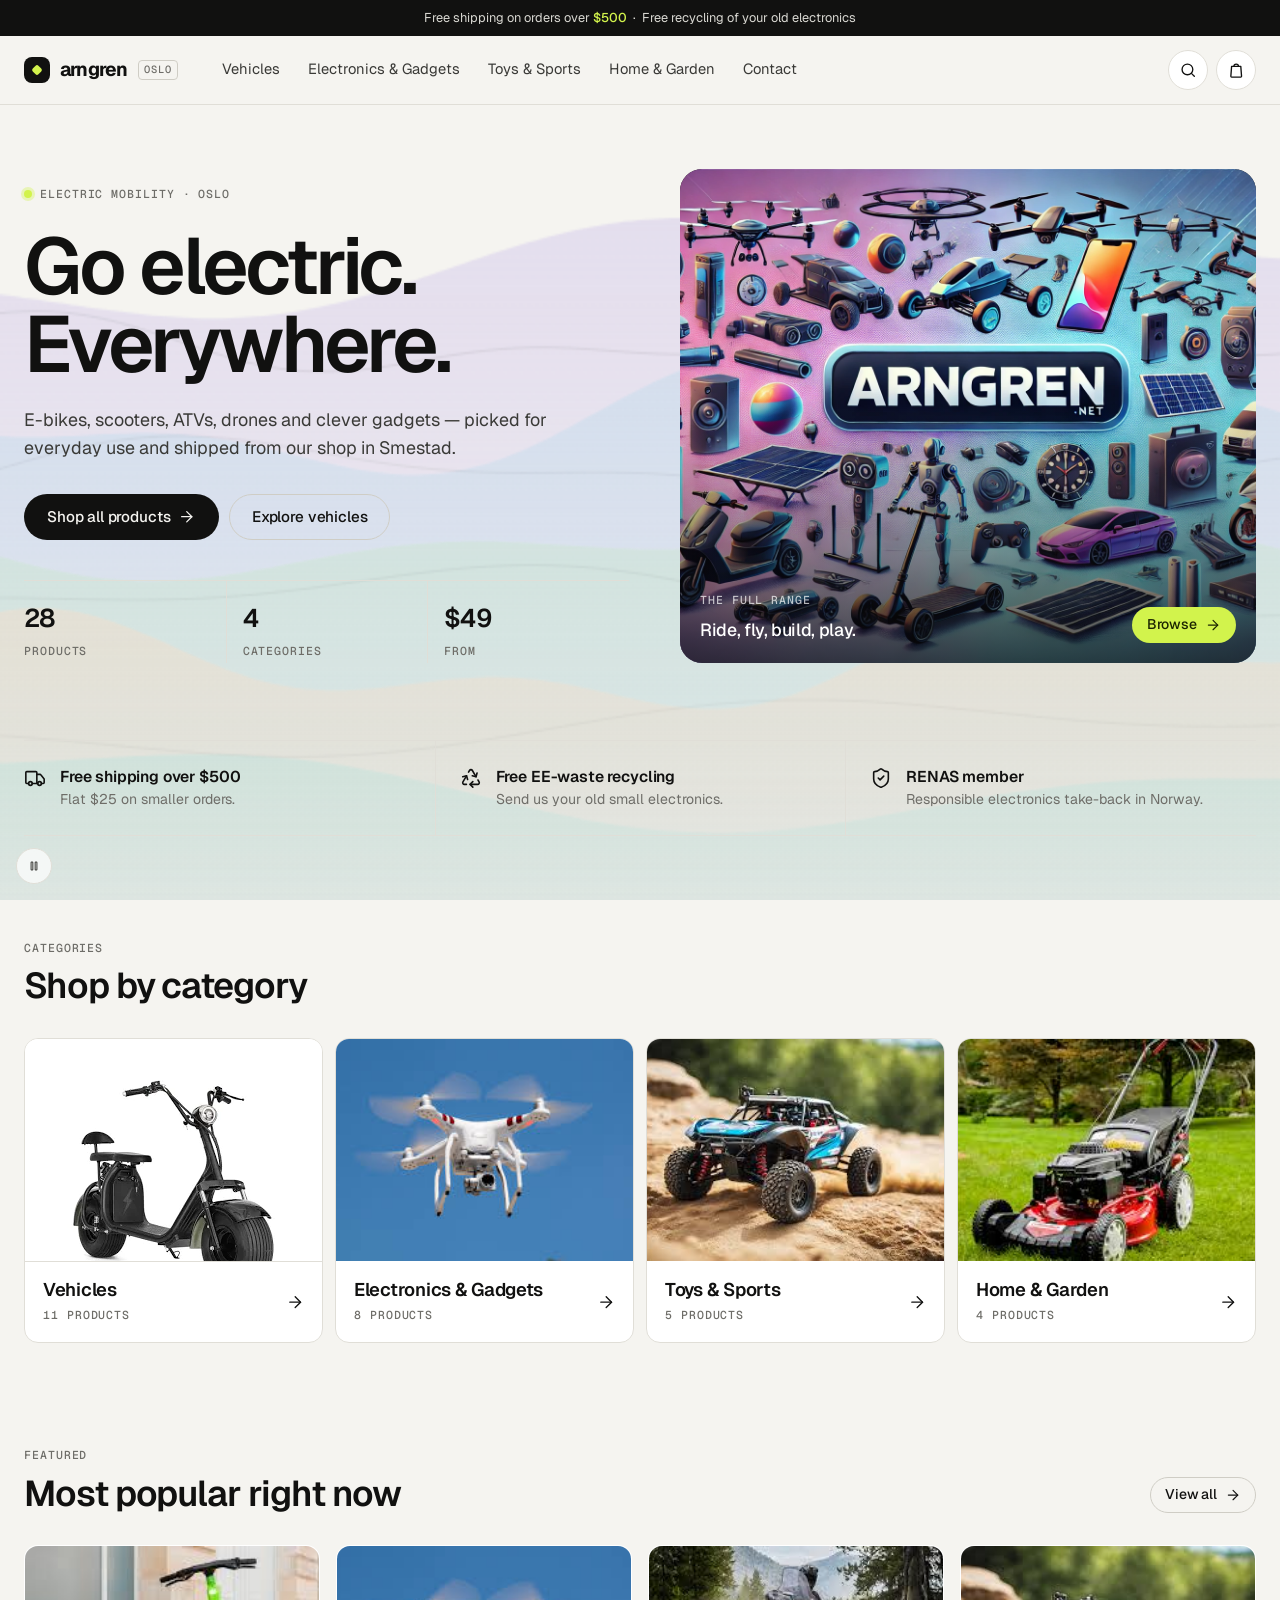
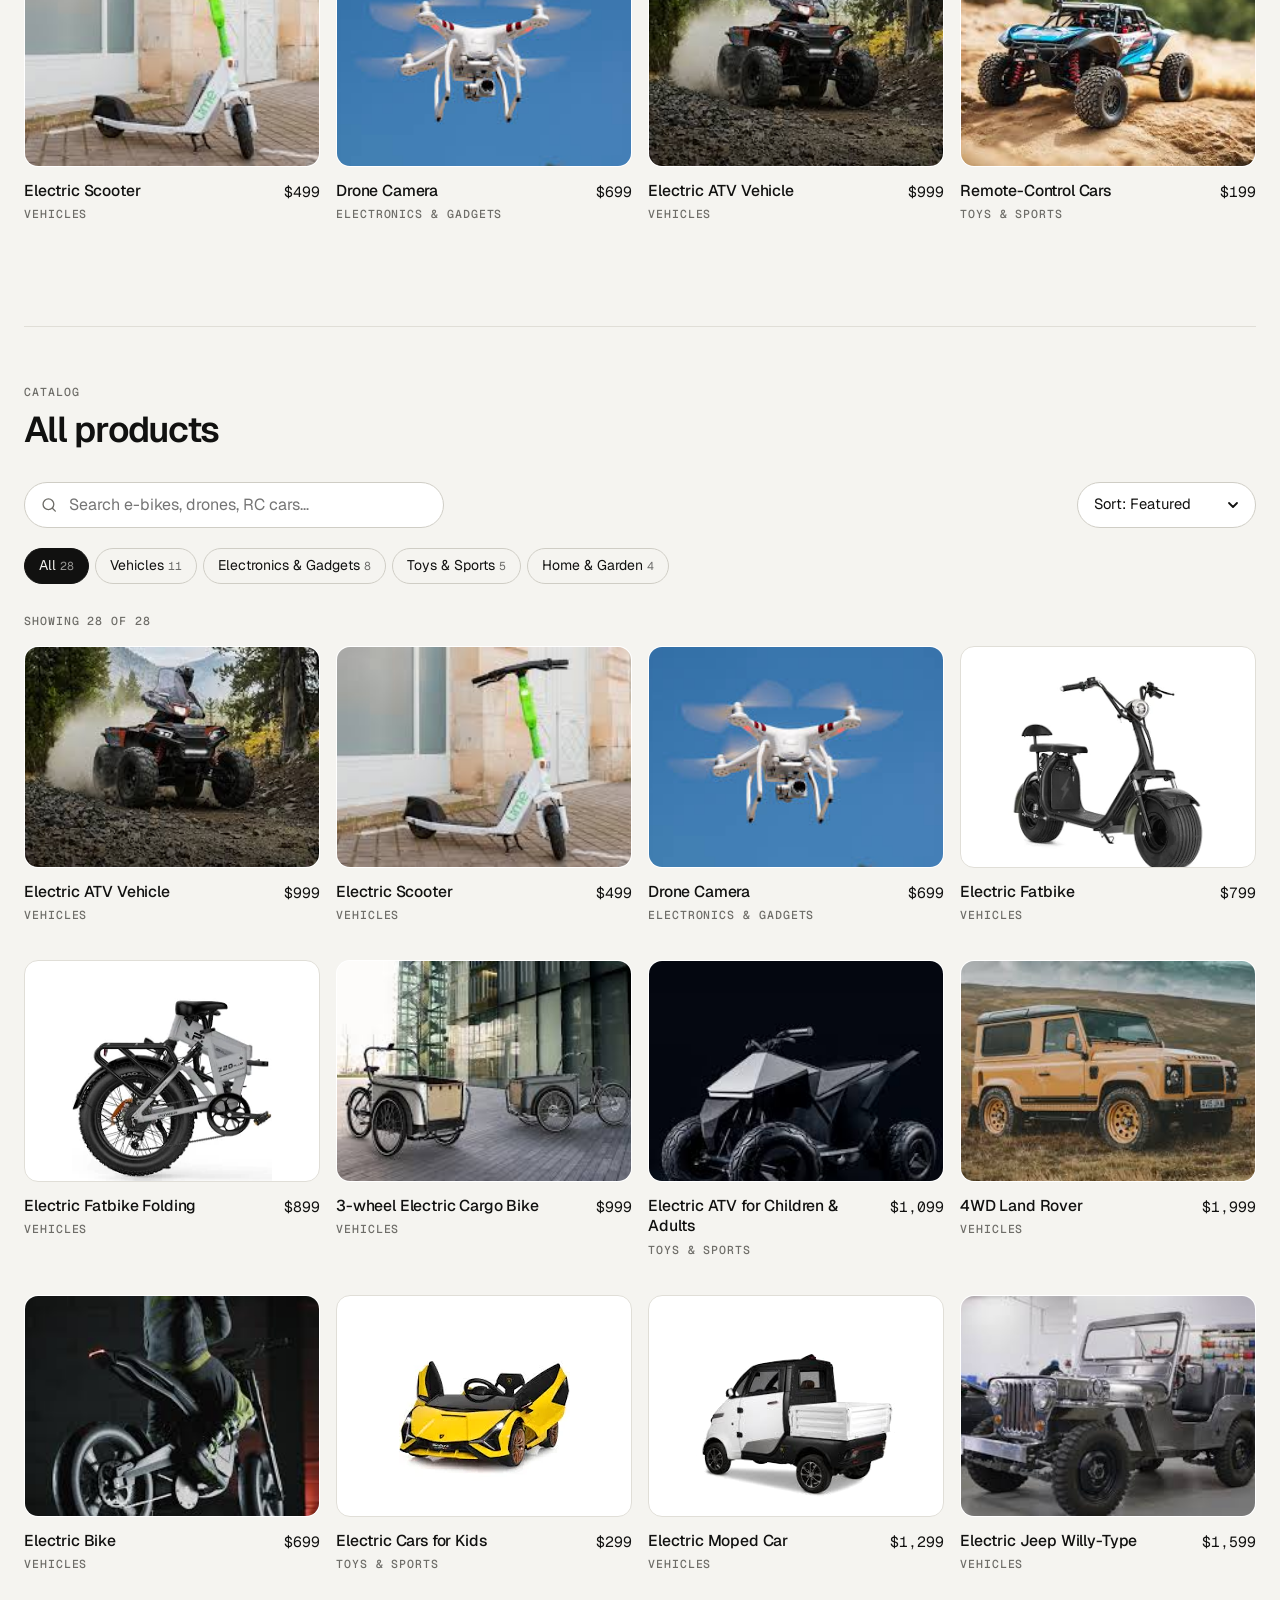
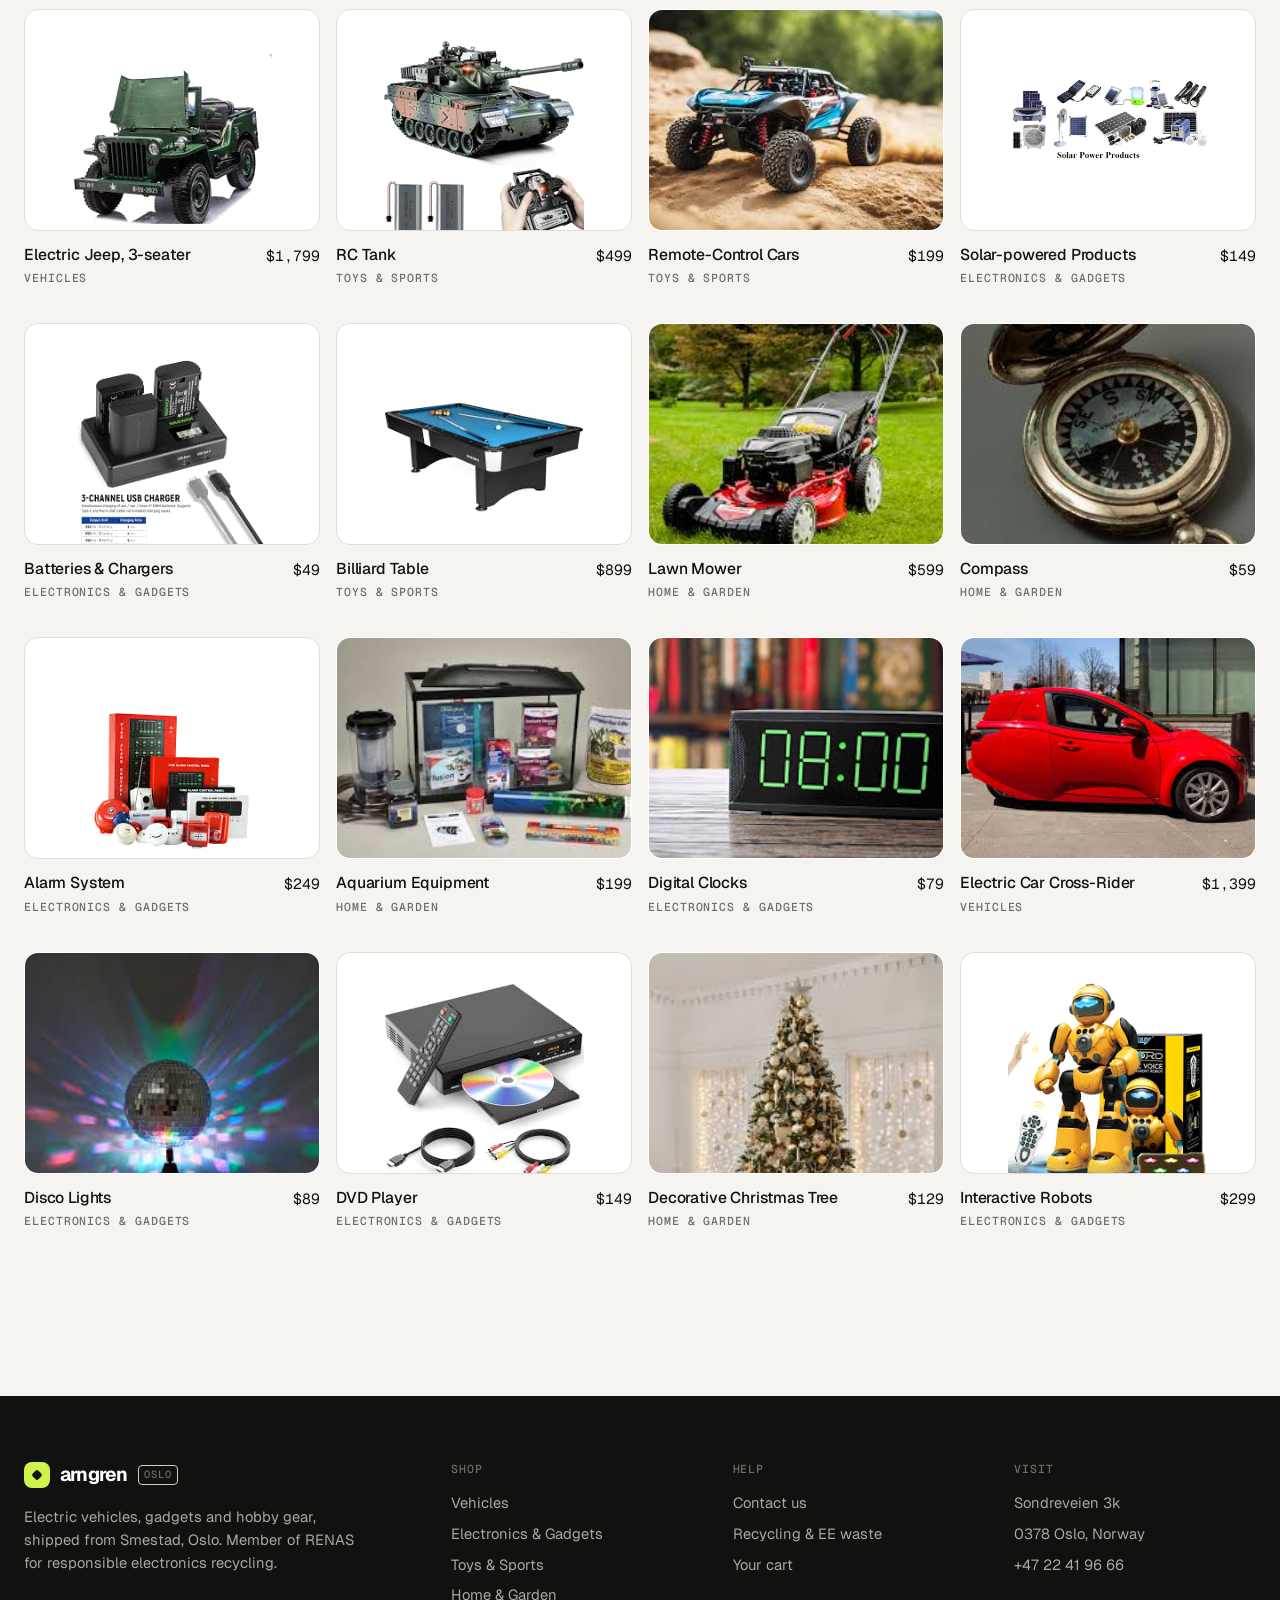
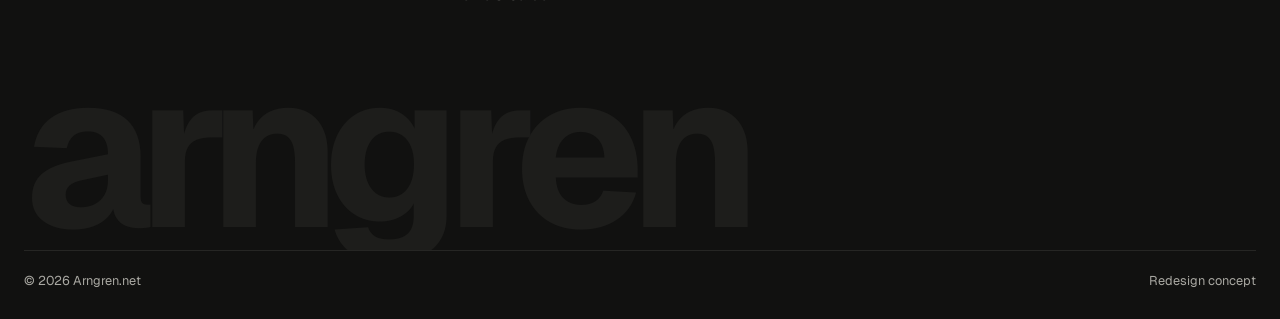
<file: index.html>
<!DOCTYPE html>
<html lang="en">
<head>
  <meta charset="UTF-8">
  <meta name="viewport" content="width=device-width, initial-scale=1">
  <meta name="description" content="Arngren — electric vehicles, drones, gadgets and hobby gear, shipped from Oslo, Norway.">
  <meta name="theme-color" content="#f5f4f0">
  <title>Arngren — Electric vehicles &amp; gadgets from Oslo</title>
  <link rel="preconnect" href="https://fonts.googleapis.com">
  <link rel="preconnect" href="https://fonts.gstatic.com" crossorigin>
  <link href="https://fonts.googleapis.com/css2?family=Geist:wght@400;500;600;700&family=Geist+Mono:wght@400;500;600&display=swap" rel="stylesheet">
  <link href="assets/styles.css" rel="stylesheet">
</head>
<body>
  <div id="site-header"></div>

  <main>
    <section class="hero">
      <div class="wrap hero-grid">
        <div class="hero-copy">
          <div>
            <span class="label hero-eyebrow">Electric mobility · Oslo</span>
            <h1 class="display">Go electric.<br>Everywhere.</h1>
            <p class="lead">E-bikes, scooters, ATVs, drones and clever gadgets — picked for everyday use and shipped from our shop in Smestad.</p>
            <div class="hero-actions">
              <a href="#shop" class="btn btn-ink">Shop all products <i data-icon="arrow-right"></i></a>
              <a href="vehicles.html" class="btn btn-line">Explore vehicles</a>
            </div>
          </div>
          <div class="hero-stats">
            <div><strong id="stat-products">28</strong><span class="label">Products</span></div>
            <div><strong id="stat-categories">4</strong><span class="label">Categories</span></div>
            <div><strong id="stat-from">$49</strong><span class="label">From</span></div>
          </div>
        </div>
        <figure class="hero-media">
          <img src="images/arngrenbanner.webp" alt="Arngren's range of electric scooters, bikes, cars, drones and gadgets" fetchpriority="high">
          <figcaption>
            <div>
              <span class="label">The full range</span>
              <p>Ride, fly, build, play.</p>
            </div>
            <a href="#shop" class="btn btn-volt btn-sm">Browse <i data-icon="arrow-right"></i></a>
          </figcaption>
        </figure>
      </div>
    </section>

    <div class="wrap">
      <div class="props reveal">
        <div class="prop"><i data-icon="truck"></i><div><h3>Free shipping over $500</h3><p>Flat $25 on smaller orders.</p></div></div>
        <div class="prop"><i data-icon="recycle"></i><div><h3>Free EE-waste recycling</h3><p>Send us your old small electronics.</p></div></div>
        <div class="prop"><i data-icon="shield"></i><div><h3>RENAS member</h3><p>Responsible electronics take-back in Norway.</p></div></div>
      </div>
    </div>

    <section class="section">
      <div class="wrap reveal">
        <div class="section-head">
          <div>
            <span class="label">Categories</span>
            <h2 class="h2">Shop by category</h2>
          </div>
        </div>
        <div id="category-tiles" class="cat-grid"></div>
      </div>
    </section>

    <section class="section" style="padding-top:0">
      <div class="wrap reveal">
        <div class="section-head">
          <div>
            <span class="label">Featured</span>
            <h2 class="h2">Most popular right now</h2>
          </div>
          <a href="#shop" class="btn btn-line btn-sm">View all <i data-icon="arrow-right"></i></a>
        </div>
        <div id="featured-grid" class="product-grid"></div>
      </div>
    </section>

    <section id="shop" class="section" style="padding-top:0; scroll-margin-top:80px">
      <div class="wrap">
        <hr class="rule" style="margin-bottom:56px">
        <div class="section-head">
          <div>
            <span class="label">Catalog</span>
            <h2 class="h2">All products</h2>
          </div>
        </div>
        <div class="toolbar">
          <label class="search">
            <span class="visually-hidden">Search products</span>
            <i data-icon="search"></i>
            <input type="search" id="searchInput" placeholder="Search e-bikes, drones, RC cars…" autocomplete="off">
          </label>
          <label><span class="visually-hidden">Sort by</span>
            <select id="sort-select" class="select">
              <option value="default">Sort: Featured</option>
              <option value="price-asc">Price: low to high</option>
              <option value="price-desc">Price: high to low</option>
              <option value="name">Name A–Z</option>
            </select>
          </label>
        </div>
        <div id="category-chips" class="chips" role="group" aria-label="Filter by category"></div>
        <p id="result-meta" class="label result-meta" aria-live="polite"></p>
        <div id="all-grid" class="product-grid"></div>
        <div id="no-results" class="empty" hidden>
          <div class="empty-icon"><i data-icon="search"></i></div>
          <h3 class="h3">No matches</h3>
          <p class="muted">Try a different word or clear the category filter.</p>
          <button type="button" id="reset-filters" class="btn btn-line btn-sm">Reset filters</button>
        </div>
      </div>
    </section>
  </main>

  <div id="site-footer"></div>

  <script src="products.js"></script>
  <script src="assets/site.js"></script>
  <script>
    const allIds = Object.keys(products);

    // Hero stats from the catalog so they never go stale
    document.getElementById('stat-products').textContent = allIds.length;
    document.getElementById('stat-categories').textContent = Object.keys(categories).length;
    document.getElementById('stat-from').textContent =
      formatPrice(Math.min(...allIds.map(id => parsePrice(products[id].price))));

    document.getElementById('category-tiles').innerHTML = Object.values(categories).map(categoryTile).join('');
    renderProductGrid(document.getElementById('featured-grid'), featuredProducts);

    // All products: search, category filter and sort
    const state = { query: '', category: 'all', sort: 'default' };
    const chips = document.getElementById('category-chips');
    const search = document.getElementById('searchInput');
    const sort = document.getElementById('sort-select');

    chips.innerHTML = [['all', 'All', allIds.length], ...Object.entries(categories).map(([k, c]) => [k, c.title, c.items.length])]
      .map(([key, label, n]) => `<button type="button" class="chip${key === 'all' ? ' active' : ''}" data-cat="${key}" aria-pressed="${key === 'all'}">${escapeHtml(label)}<span class="count">${n}</span></button>`)
      .join('');

    function renderAll() {
      const ids = sortIds(allIds.filter(id => {
        const p = products[id];
        const matchesCat = state.category === 'all' || p.category === state.category;
        return matchesCat && `${p.name} ${p.description}`.toLowerCase().includes(state.query);
      }), state.sort);

      renderProductGrid(document.getElementById('all-grid'), ids);
      document.getElementById('no-results').hidden = ids.length > 0;
      document.getElementById('result-meta').textContent = `Showing ${ids.length} of ${allIds.length}`;
    }

    function setCategory(key) {
      state.category = key;
      chips.querySelectorAll('.chip').forEach(c => {
        const on = c.dataset.cat === key;
        c.classList.toggle('active', on);
        c.setAttribute('aria-pressed', on);
      });
    }

    search.addEventListener('input', e => { state.query = e.target.value.trim().toLowerCase(); renderAll(); });
    sort.addEventListener('change', e => { state.sort = e.target.value; renderAll(); });
    chips.addEventListener('click', e => {
      const chip = e.target.closest('.chip');
      if (!chip) return;
      setCategory(chip.dataset.cat);
      renderAll();
    });
    document.getElementById('reset-filters').addEventListener('click', () => {
      search.value = '';
      state.query = '';
      setCategory('all');
      renderAll();
      search.focus();
    });

    // Header search icon jumps here — focus the field
    if (location.hash === '#shop') setTimeout(() => search.focus({ preventScroll: true }), 300);
    window.addEventListener('hashchange', () => { if (location.hash === '#shop') search.focus({ preventScroll: true }); });

    renderAll();
  </script>
</body>
</html>
</file>
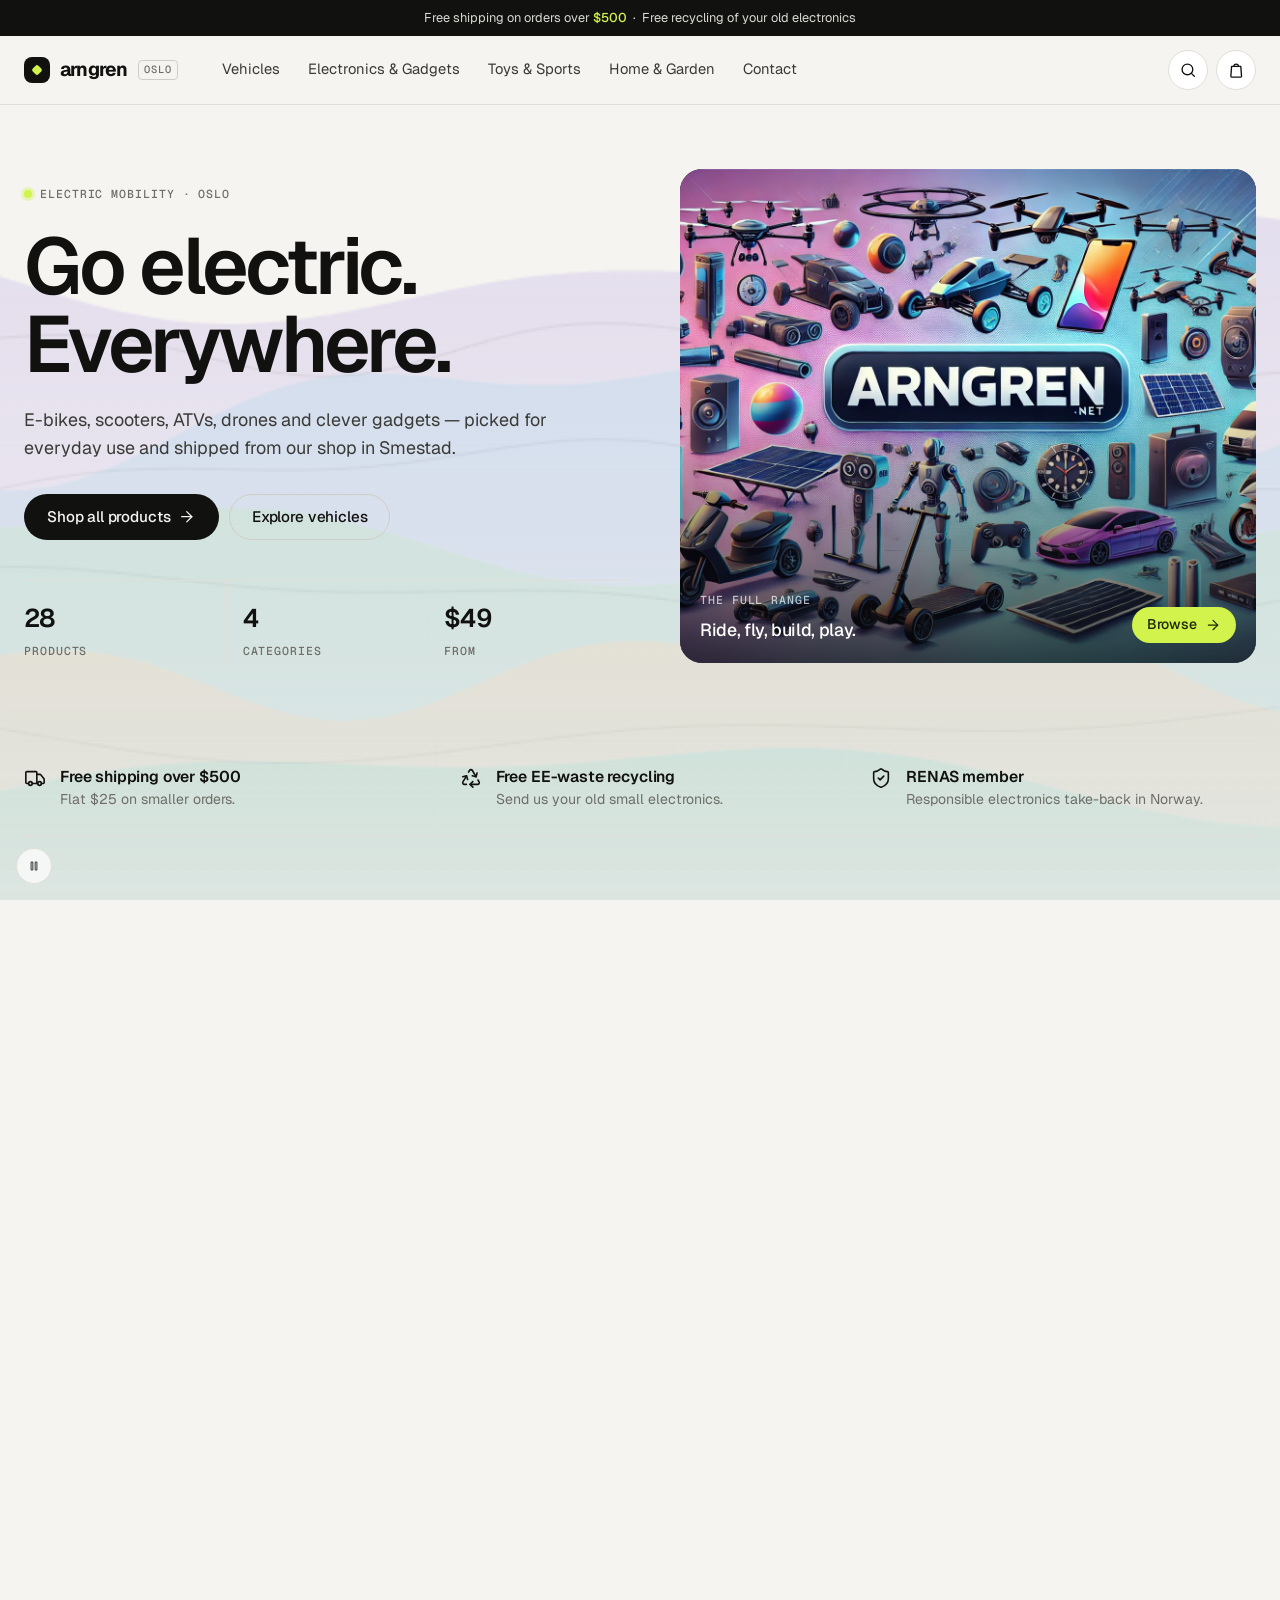
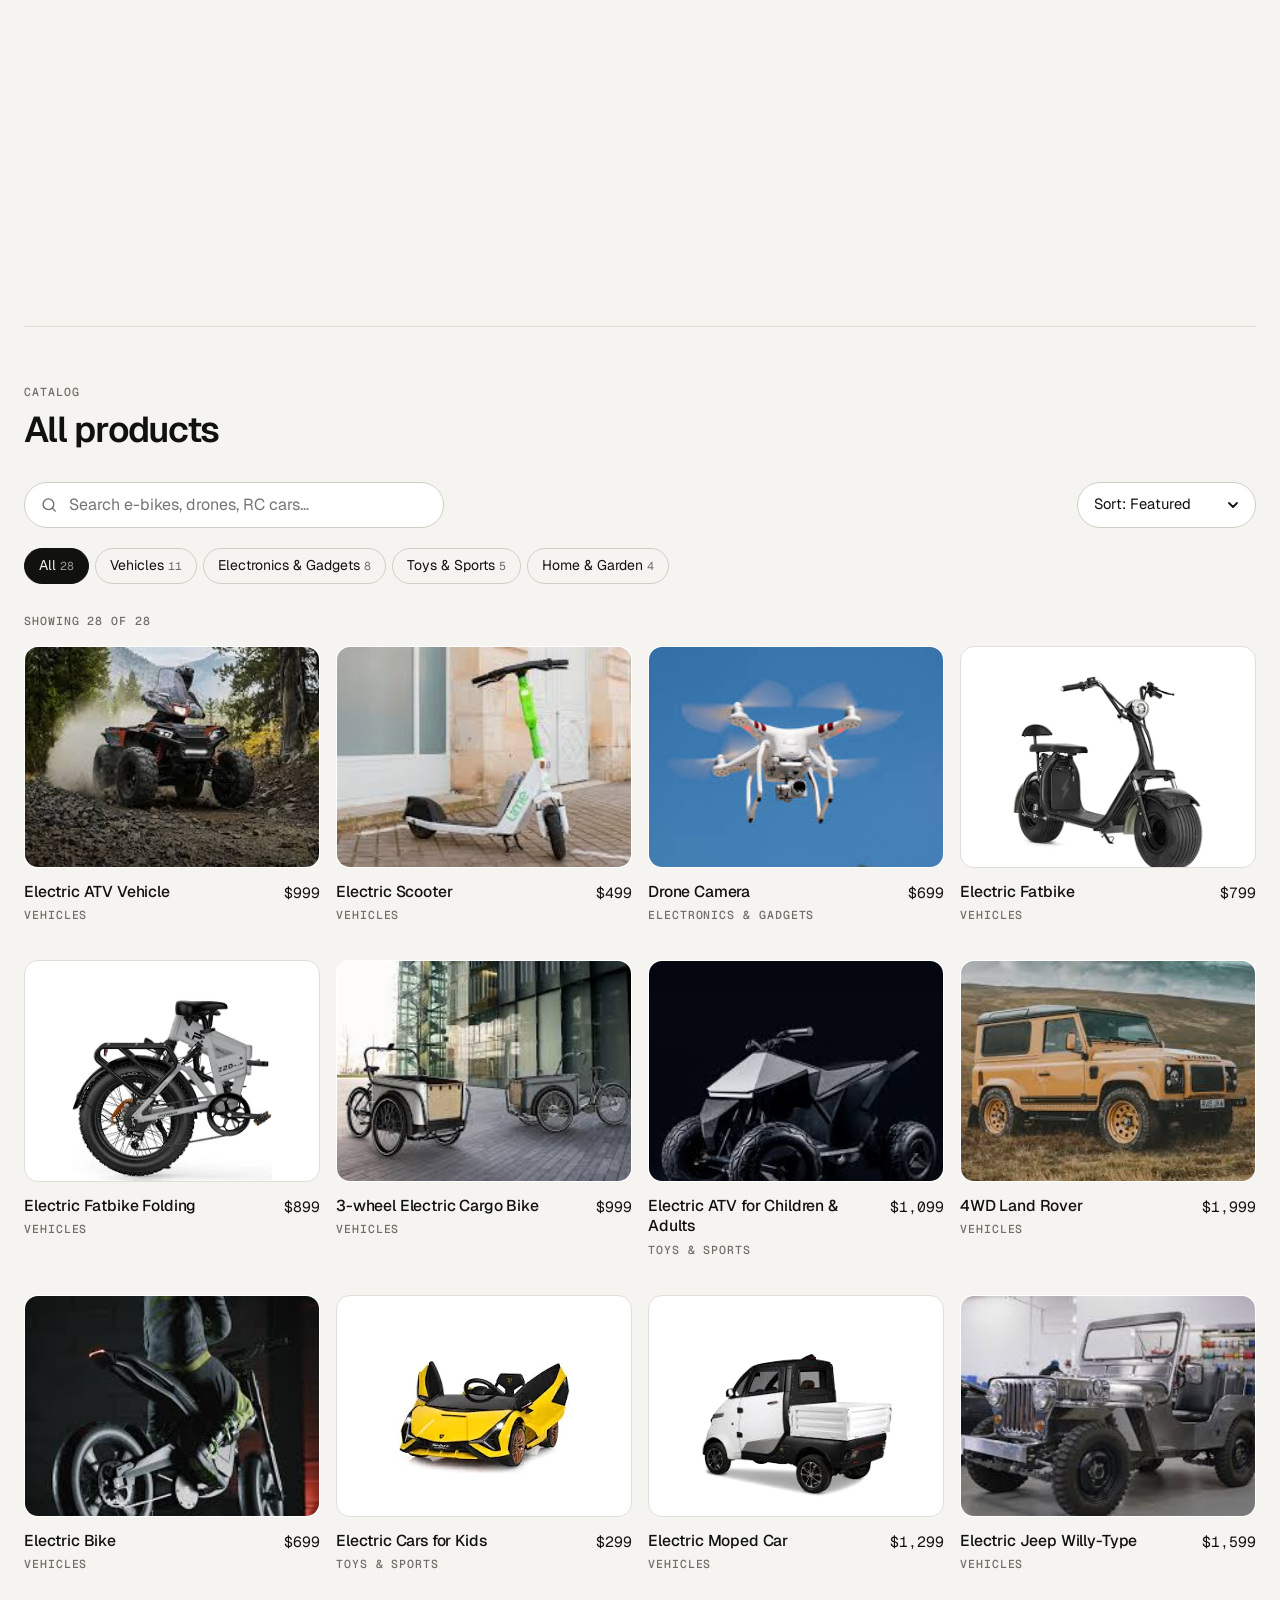
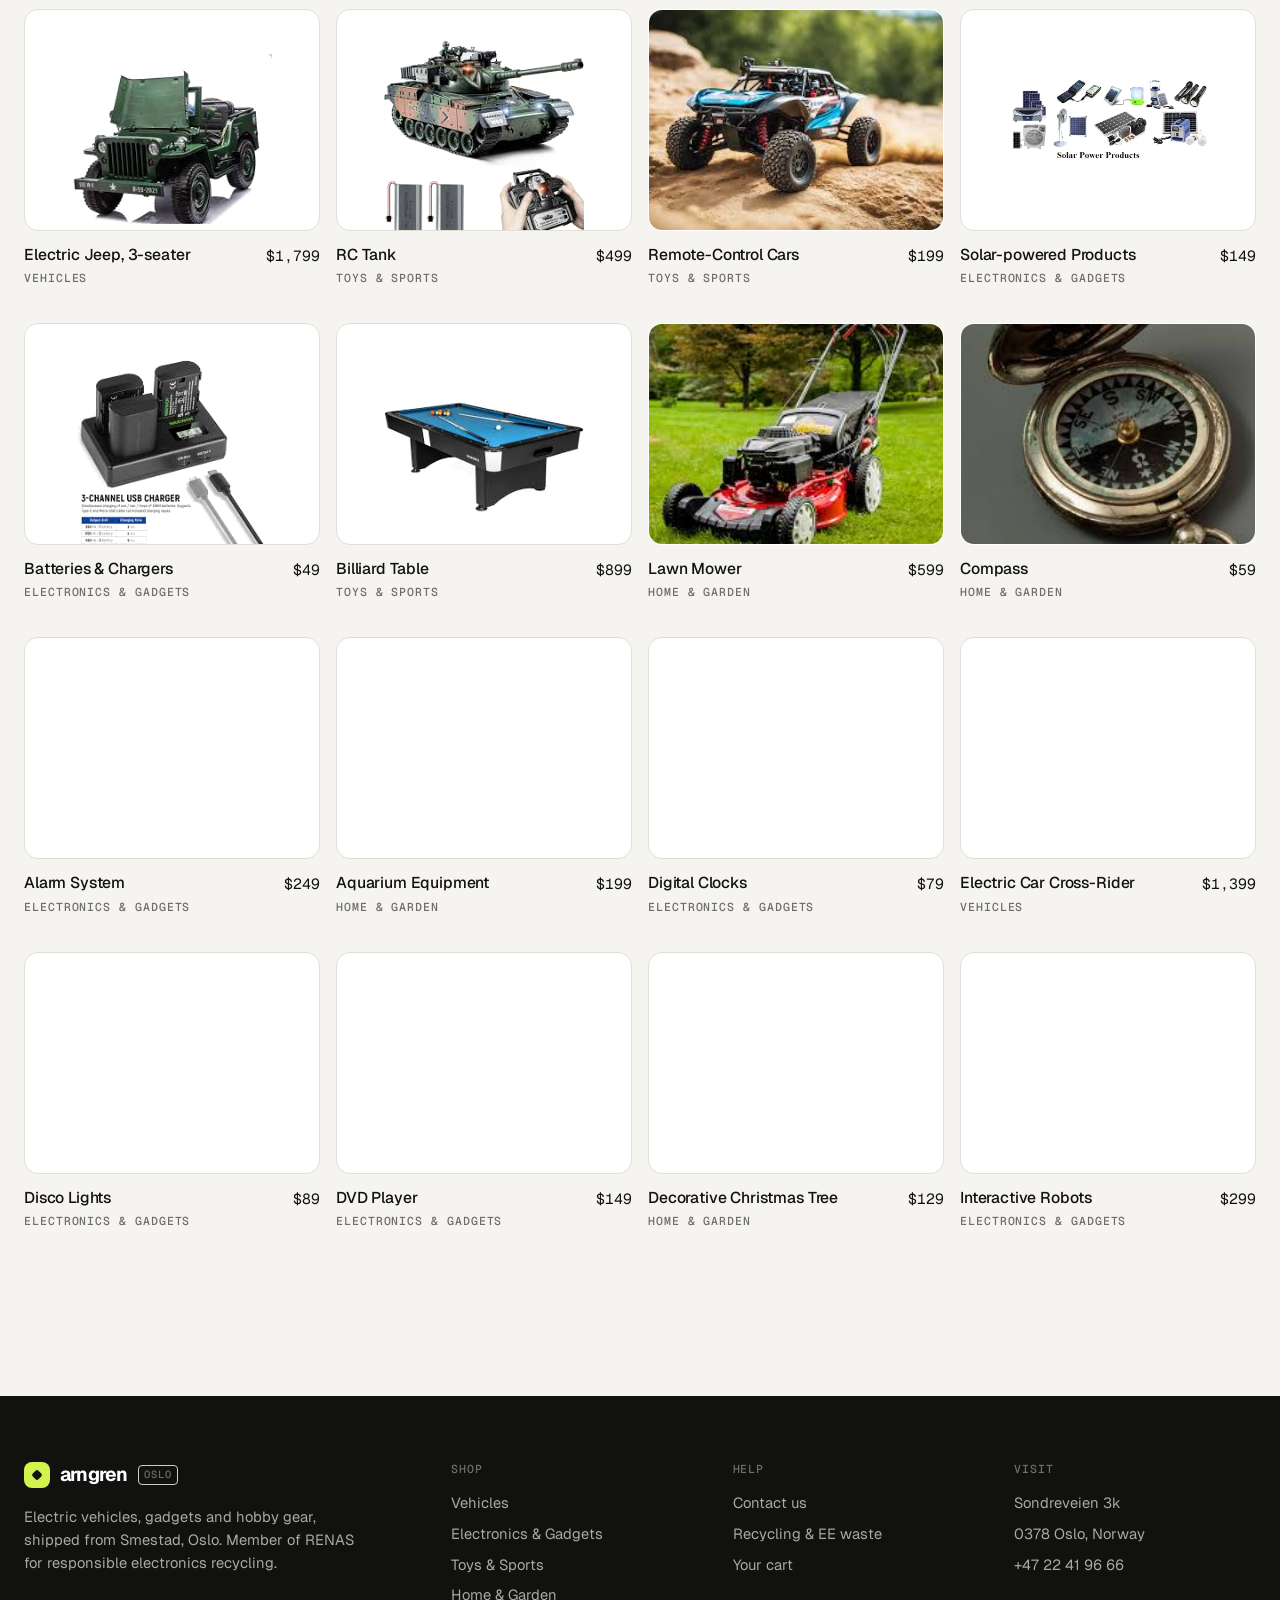
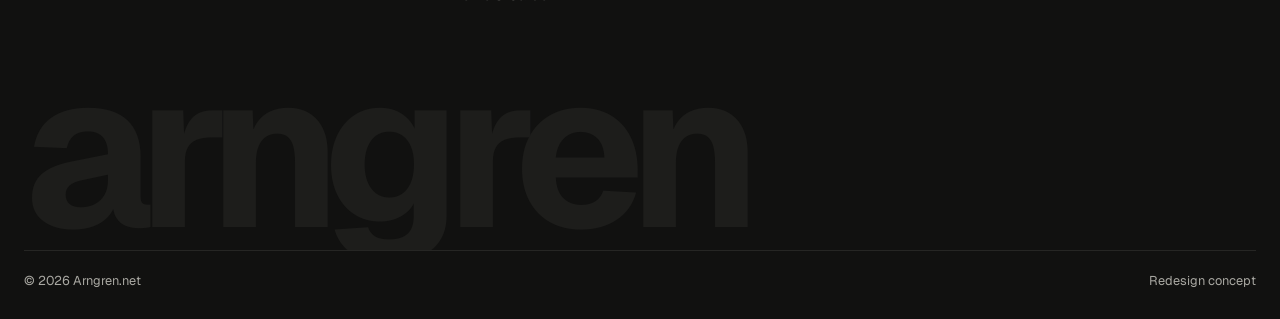
<file: arngren_final_integrated.html>
<!DOCTYPE html>
<html lang="en">
<head>
  <meta charset="UTF-8">
  <title>Arngren.net</title>
  <!-- The homepage moved to index.html; keep this file so old links still work -->
  <meta http-equiv="refresh" content="0; url=index.html">
  <link rel="canonical" href="index.html">
</head>
<body>
  <p>Redirecting to the <a href="index.html">Arngren.net homepage</a>…</p>
</body>
</html>
</file>
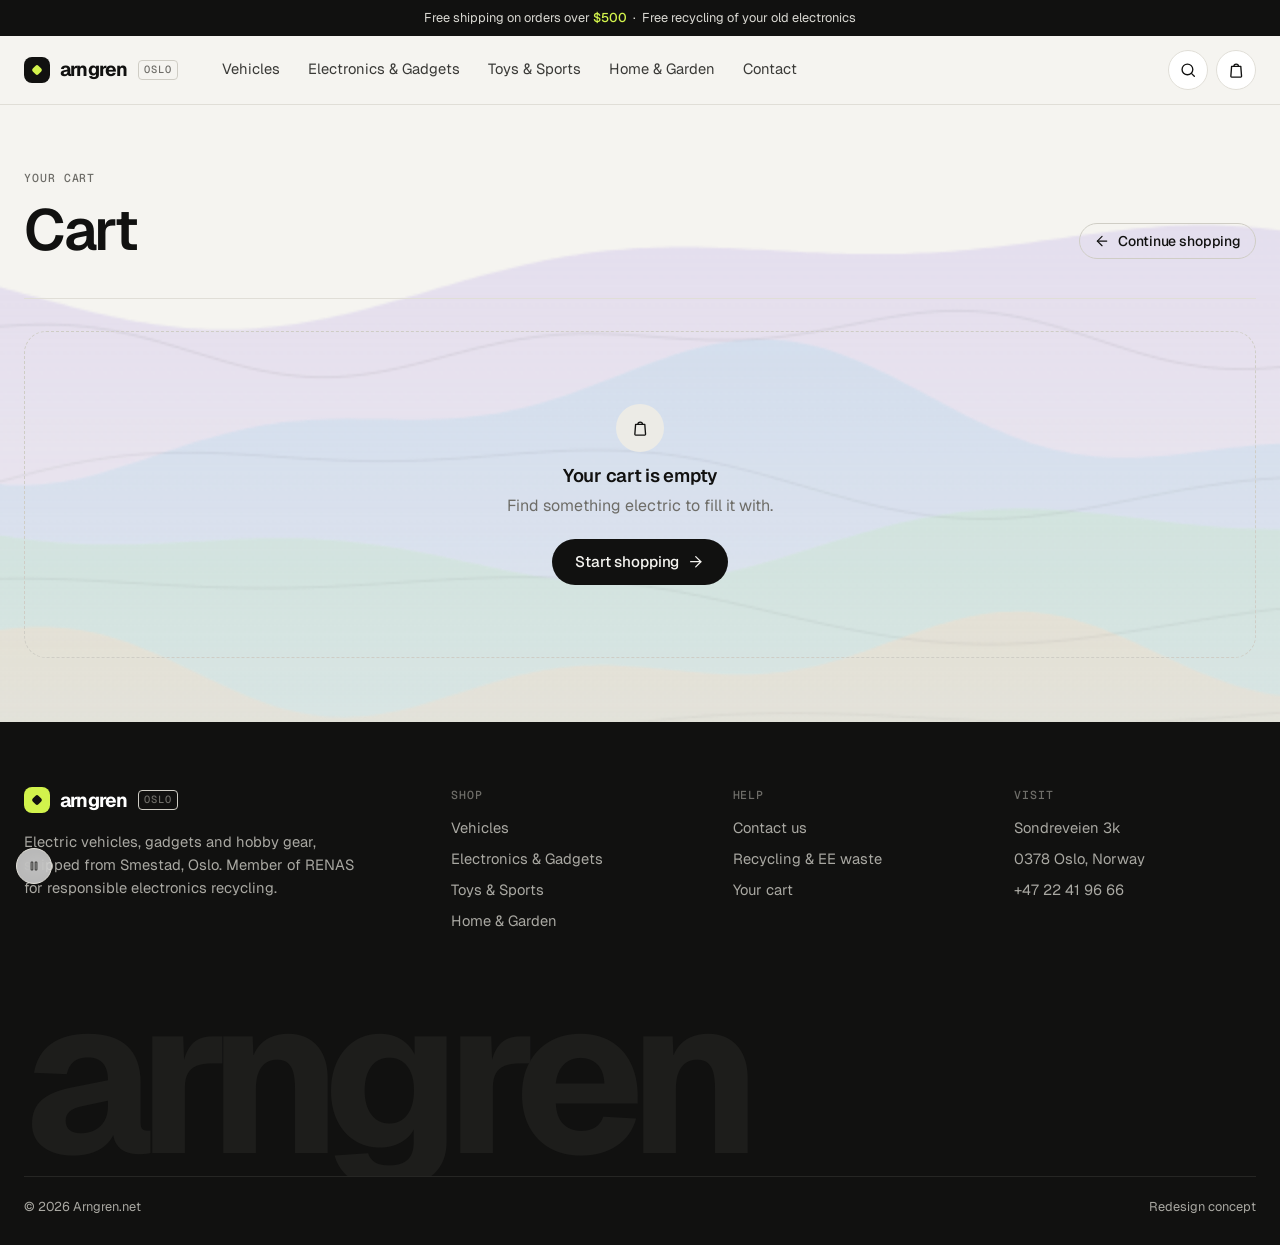
<file: cart.html>
<!DOCTYPE html>
<html lang="en">
<head>
  <meta charset="UTF-8">
  <meta name="viewport" content="width=device-width, initial-scale=1">
  <title>Cart — Arngren</title>
  <meta name="theme-color" content="#f5f4f0">
  <link rel="preconnect" href="https://fonts.googleapis.com">
  <link rel="preconnect" href="https://fonts.gstatic.com" crossorigin>
  <link href="https://fonts.googleapis.com/css2?family=Geist:wght@400;500;600;700&family=Geist+Mono:wght@400;500;600&display=swap" rel="stylesheet">
  <link href="assets/styles.css" rel="stylesheet">
</head>
<body>
  <div id="site-header"></div>

  <main class="wrap">
    <header class="page-head">
      <div class="page-head-row">
        <div>
          <span id="cart-meta" class="label">Your cart</span>
          <h1 class="h1">Cart</h1>
        </div>
        <a href="index.html#shop" class="btn btn-line btn-sm"><i data-icon="arrow-left"></i> Continue shopping</a>
      </div>
    </header>

    <div id="cart-container"></div>
  </main>

  <div id="site-footer"></div>

  <script src="products.js"></script>
  <script src="assets/site.js"></script>
  <script src="cart.js"></script>
</body>
</html>
</file>
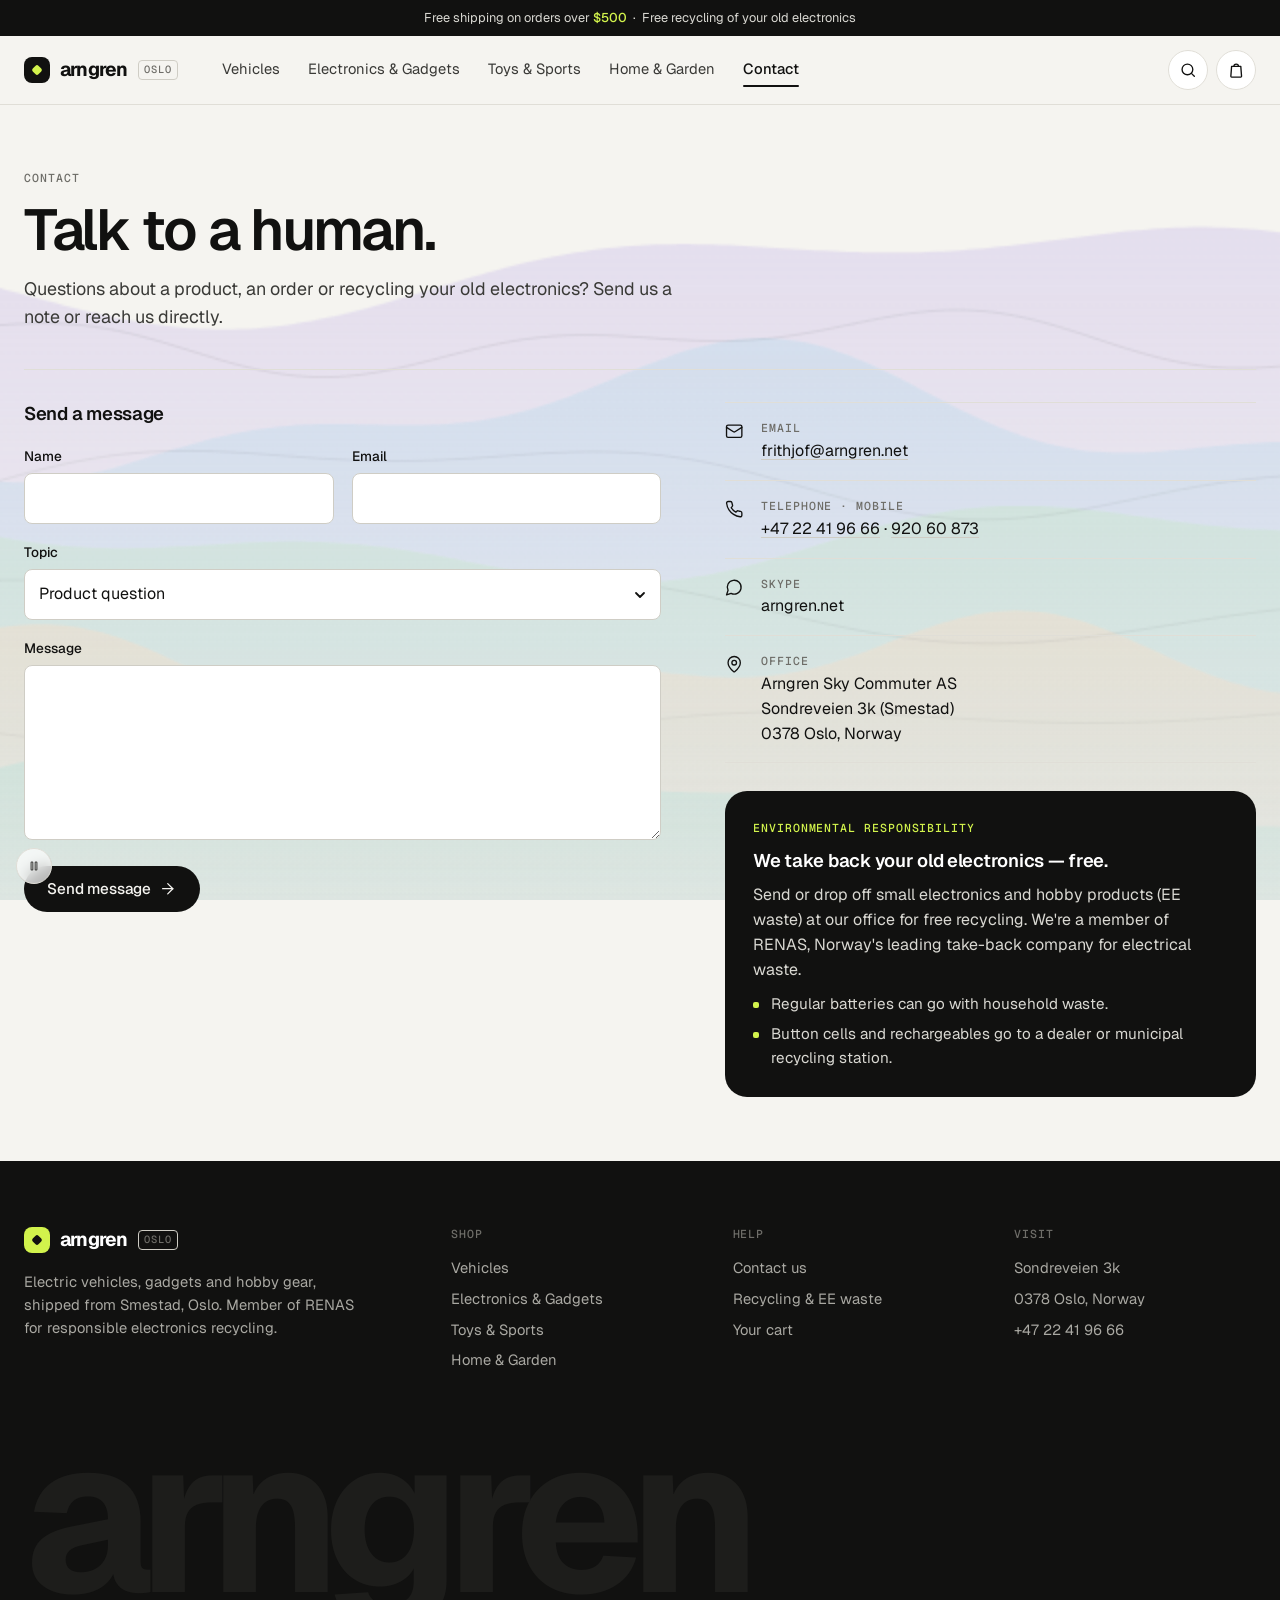
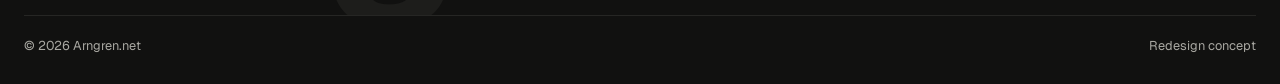
<file: contact.html>
<!DOCTYPE html>
<html lang="en">
<head>
  <meta charset="UTF-8">
  <meta name="viewport" content="width=device-width, initial-scale=1">
  <title>Contact — Arngren</title>
  <meta name="theme-color" content="#f5f4f0">
  <link rel="preconnect" href="https://fonts.googleapis.com">
  <link rel="preconnect" href="https://fonts.gstatic.com" crossorigin>
  <link href="https://fonts.googleapis.com/css2?family=Geist:wght@400;500;600;700&family=Geist+Mono:wght@400;500;600&display=swap" rel="stylesheet">
  <link href="assets/styles.css" rel="stylesheet">
</head>
<body>
  <div id="site-header"></div>

  <main class="wrap">
    <header class="page-head">
      <span class="label">Contact</span>
      <h1 class="h1">Talk to a human.</h1>
      <p class="lead">Questions about a product, an order or recycling your old electronics? Send us a note or reach us directly.</p>
    </header>

    <div class="contact-grid">
      <section aria-labelledby="form-title">
        <h2 id="form-title" class="h3" style="margin-bottom:20px">Send a message</h2>
        <form id="contact-form" class="form" novalidate>
          <div class="form-row">
            <div class="field">
              <label for="name">Name</label>
              <input id="name" name="name" type="text" autocomplete="name" required>
              <p class="error" hidden>Please enter your name.</p>
            </div>
            <div class="field">
              <label for="email">Email</label>
              <input id="email" name="email" type="email" autocomplete="email" required>
              <p class="error" hidden>Please enter a valid email address.</p>
            </div>
          </div>
          <div class="field">
            <label for="topic">Topic</label>
            <select id="topic" name="topic">
              <option>Product question</option>
              <option>Order &amp; delivery</option>
              <option>Support &amp; repairs</option>
              <option>Recycling / EE waste</option>
              <option>Other</option>
            </select>
          </div>
          <div class="field">
            <label for="message">Message</label>
            <textarea id="message" name="message" rows="6" required minlength="10"></textarea>
            <p class="error" hidden>Please write at least 10 characters.</p>
          </div>
          <button type="submit" class="btn btn-ink">Send message <i data-icon="arrow-right"></i></button>
        </form>
        <div id="form-success" class="empty" hidden>
          <div class="empty-icon" style="background:var(--volt)"><i data-icon="check"></i></div>
          <h3 class="h3">Thanks — message received</h3>
          <p class="muted">This is a demo site, so nothing was actually sent. For real inquiries, use the details alongside.</p>
        </div>
      </section>

      <aside>
        <ul class="info-list">
          <li><i data-icon="mail"></i><div><span class="label">Email</span><a href="mailto:frithjof@arngren.net" class="text-link">frithjof@arngren.net</a></div></li>
          <li><i data-icon="phone"></i><div><span class="label">Telephone · Mobile</span><a href="tel:+4722419666" class="text-link">+47 22 41 96 66</a> · <a href="tel:+4792060873" class="text-link">920 60 873</a></div></li>
          <li><i data-icon="chat"></i><div><span class="label">Skype</span>arngren.net</div></li>
          <li><i data-icon="pin"></i><div><span class="label">Office</span>Arngren Sky Commuter AS<br>Sondreveien 3k (Smestad)<br>0378 Oslo, Norway</div></li>
        </ul>

        <div id="recycling" class="note-card" style="scroll-margin-top:100px">
          <span class="label">Environmental responsibility</span>
          <h2 class="h3">We take back your old electronics — free.</h2>
          <p>Send or drop off small electronics and hobby products (EE waste) at our office for free recycling. We're a member of RENAS, Norway's leading take-back company for electrical waste.</p>
          <ul>
            <li>Regular batteries can go with household waste.</li>
            <li>Button cells and rechargeables go to a dealer or municipal recycling station.</li>
          </ul>
        </div>
      </aside>
    </div>
  </main>

  <div id="site-footer"></div>

  <script src="products.js"></script>
  <script src="assets/site.js"></script>
  <script>
    const form = document.getElementById('contact-form');
    form.addEventListener('submit', e => {
      e.preventDefault();
      let firstInvalid = null;
      form.querySelectorAll('input, textarea').forEach(field => {
        const error = field.parentElement.querySelector('.error');
        const ok = field.checkValidity() && field.value.trim() !== '';
        if (error) error.hidden = ok;
        field.setAttribute('aria-invalid', !ok);
        if (!ok && !firstInvalid) firstInvalid = field;
      });
      if (firstInvalid) return firstInvalid.focus();
      form.hidden = true;
      document.getElementById('form-success').hidden = false;
    });
  </script>
</body>
</html>
</file>
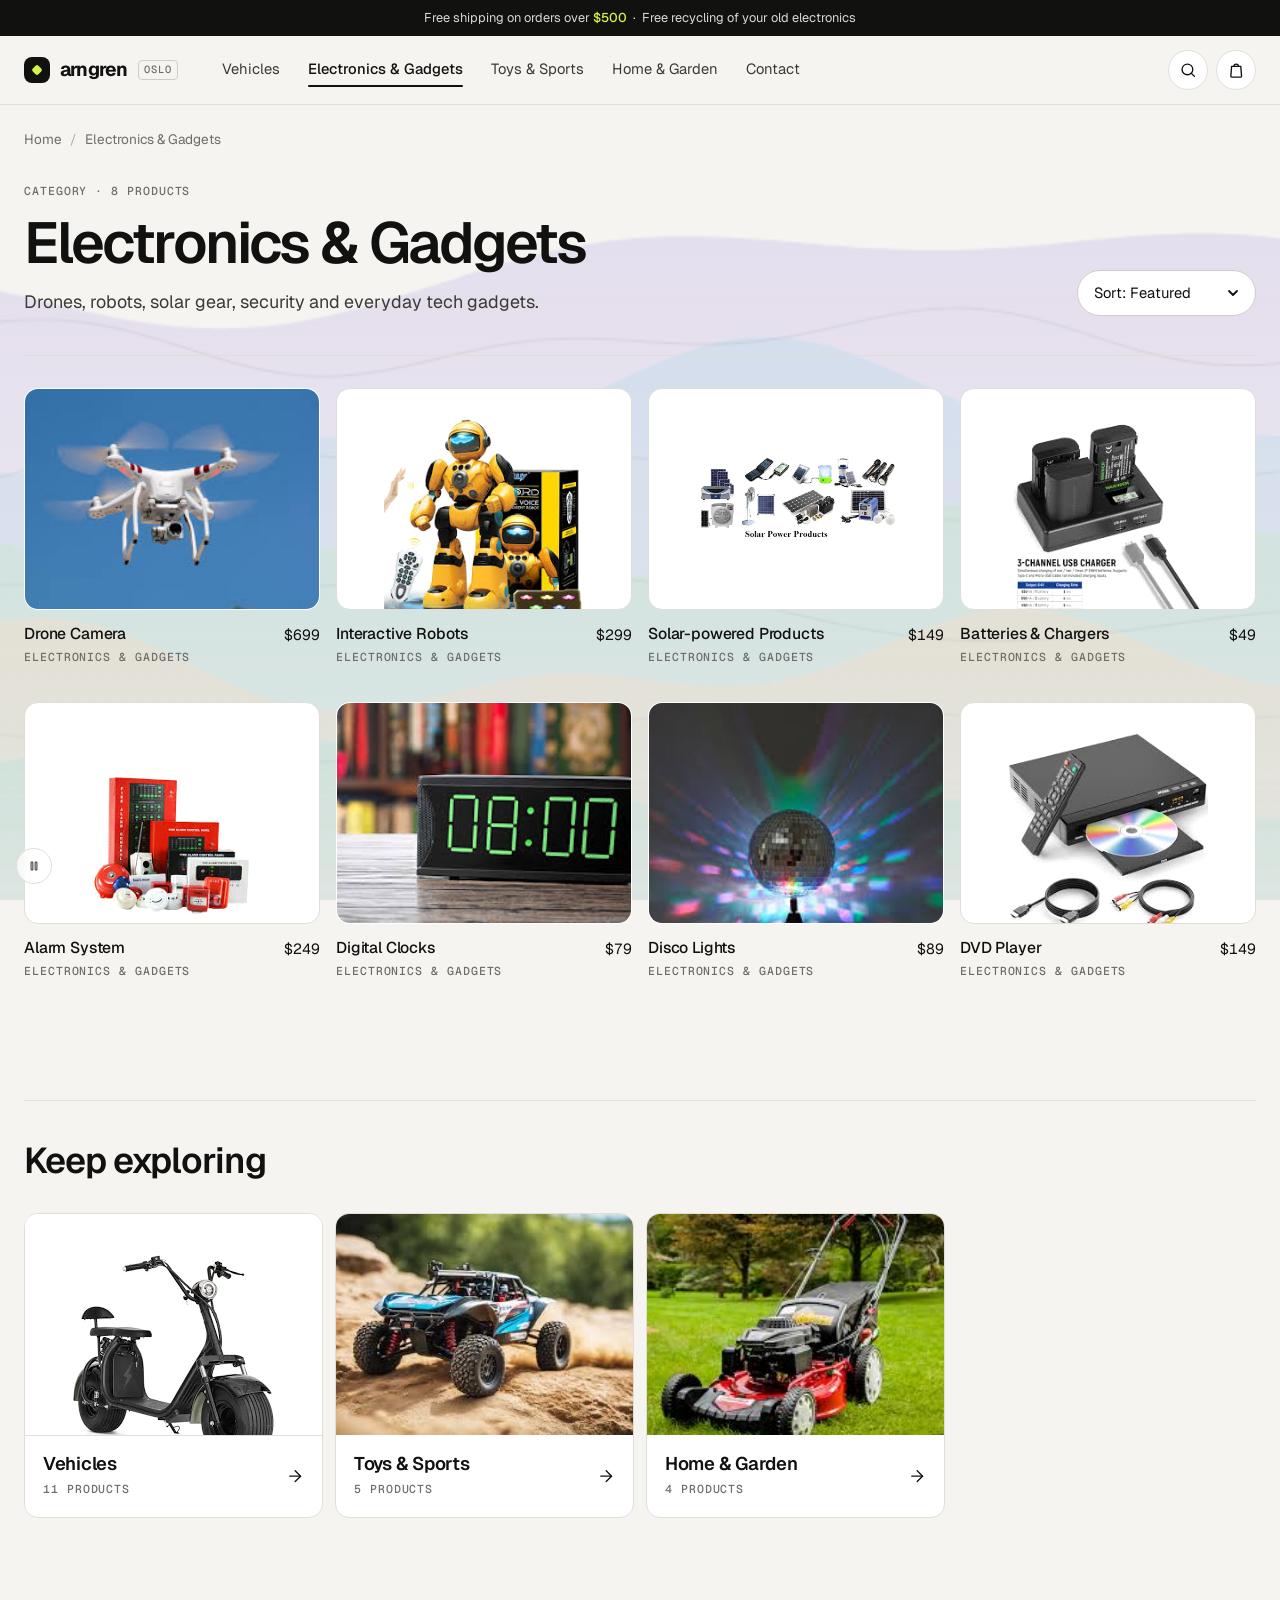
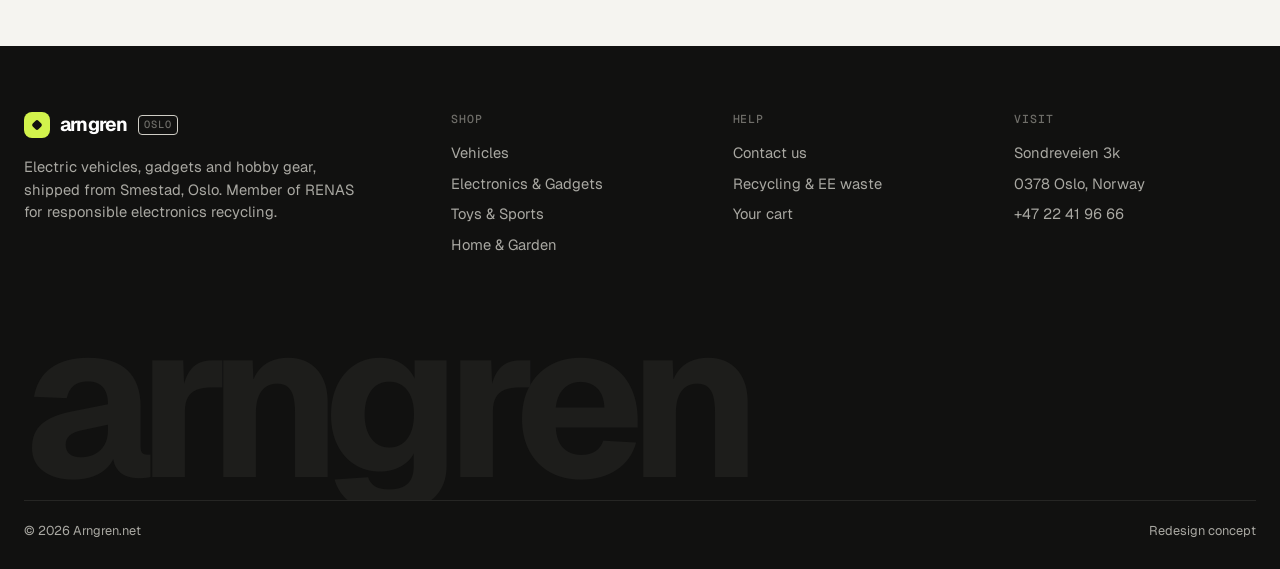
<file: electronics.html>
<!DOCTYPE html>
<html lang="en">
<head>
  <meta charset="UTF-8">
  <meta name="viewport" content="width=device-width, initial-scale=1">
  <title>Electronics &amp; Gadgets — Arngren</title>
  <meta name="theme-color" content="#f5f4f0">
  <link rel="preconnect" href="https://fonts.googleapis.com">
  <link rel="preconnect" href="https://fonts.gstatic.com" crossorigin>
  <link href="https://fonts.googleapis.com/css2?family=Geist:wght@400;500;600;700&family=Geist+Mono:wght@400;500;600&display=swap" rel="stylesheet">
  <link href="assets/styles.css" rel="stylesheet">
</head>
<body>
  <div id="site-header"></div>

  <main id="category-main"></main>

  <div id="site-footer"></div>

  <script src="products.js"></script>
  <script src="assets/site.js"></script>
  <script>renderCategoryPage('electronics');</script>
</body>
</html>
</file>
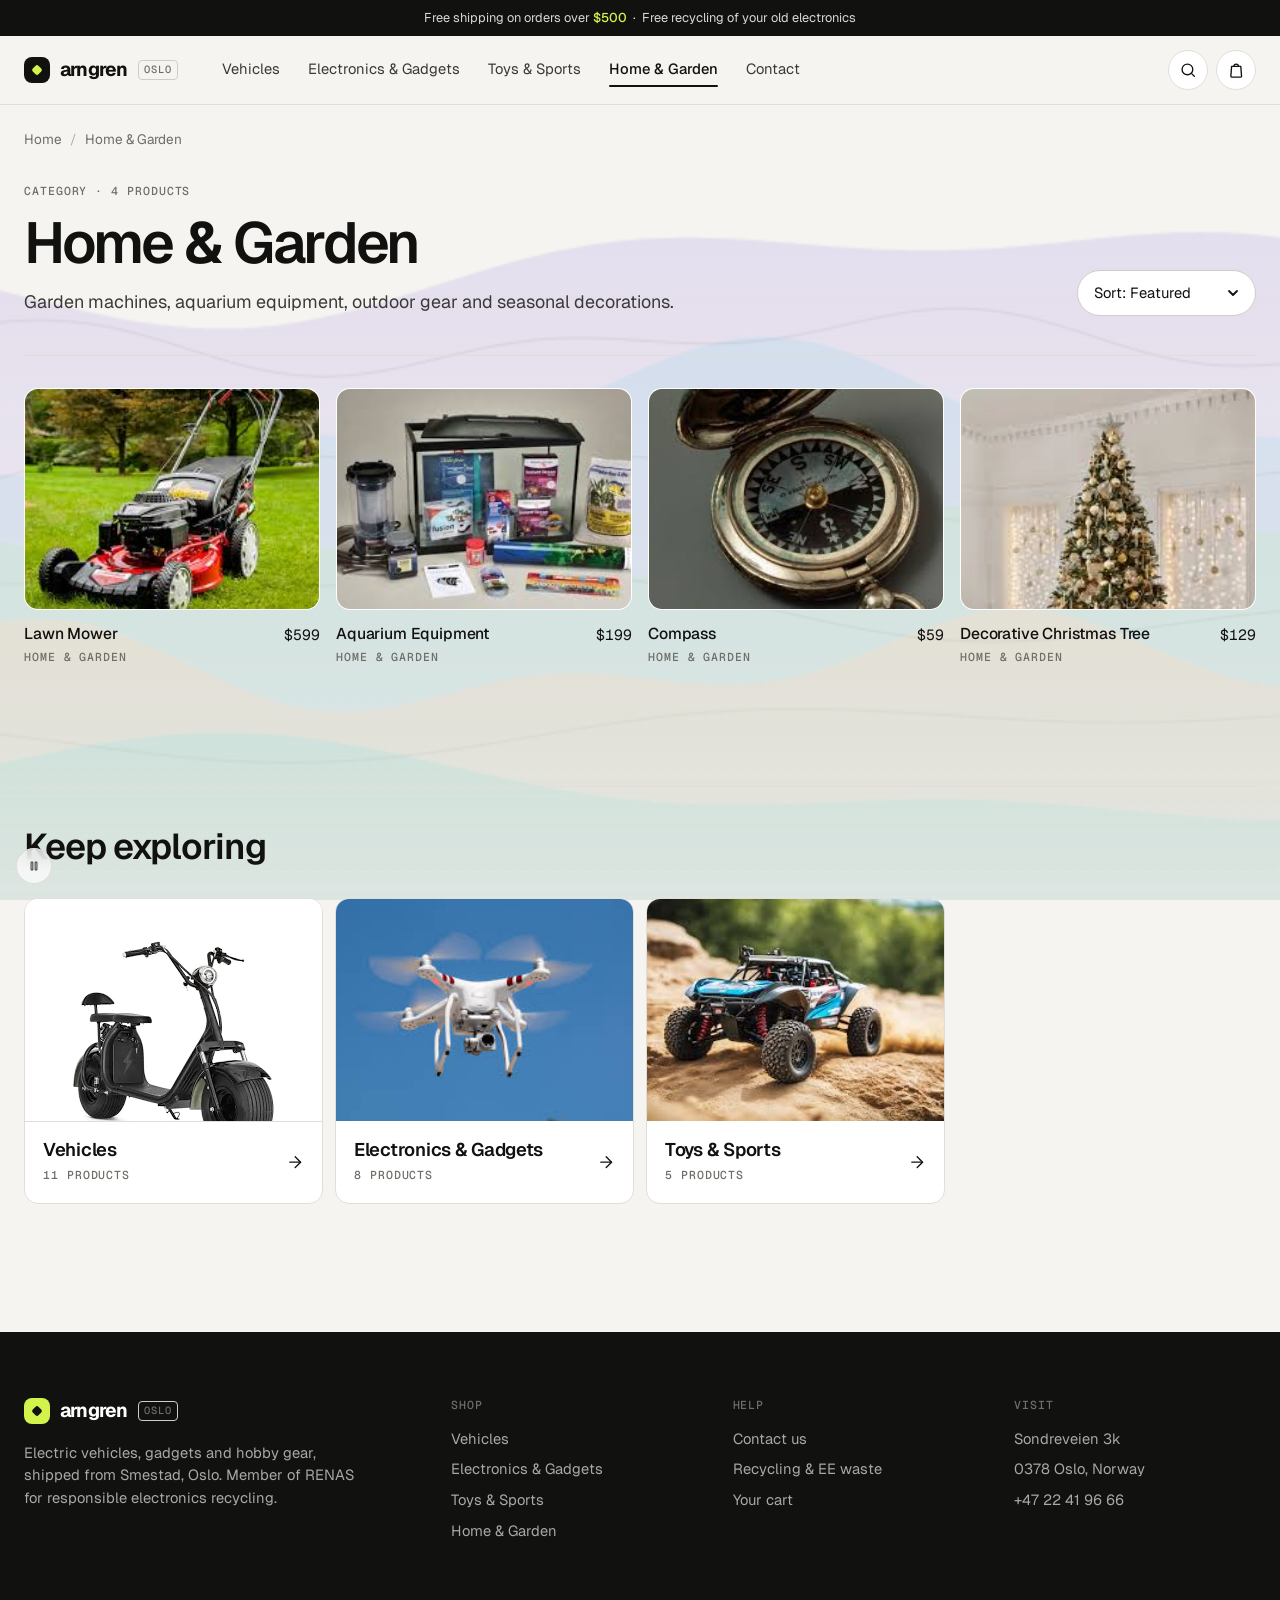
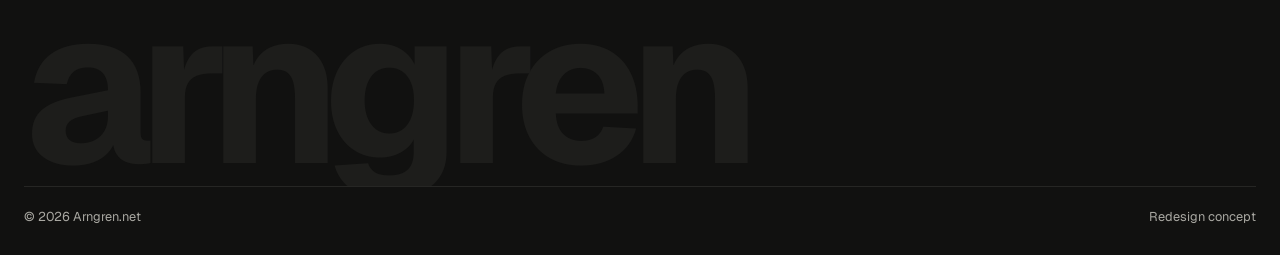
<file: home_garden.html>
<!DOCTYPE html>
<html lang="en">
<head>
  <meta charset="UTF-8">
  <meta name="viewport" content="width=device-width, initial-scale=1">
  <title>Home &amp; Garden — Arngren</title>
  <meta name="theme-color" content="#f5f4f0">
  <link rel="preconnect" href="https://fonts.googleapis.com">
  <link rel="preconnect" href="https://fonts.gstatic.com" crossorigin>
  <link href="https://fonts.googleapis.com/css2?family=Geist:wght@400;500;600;700&family=Geist+Mono:wght@400;500;600&display=swap" rel="stylesheet">
  <link href="assets/styles.css" rel="stylesheet">
</head>
<body>
  <div id="site-header"></div>

  <main id="category-main"></main>

  <div id="site-footer"></div>

  <script src="products.js"></script>
  <script src="assets/site.js"></script>
  <script>renderCategoryPage('home_garden');</script>
</body>
</html>
</file>
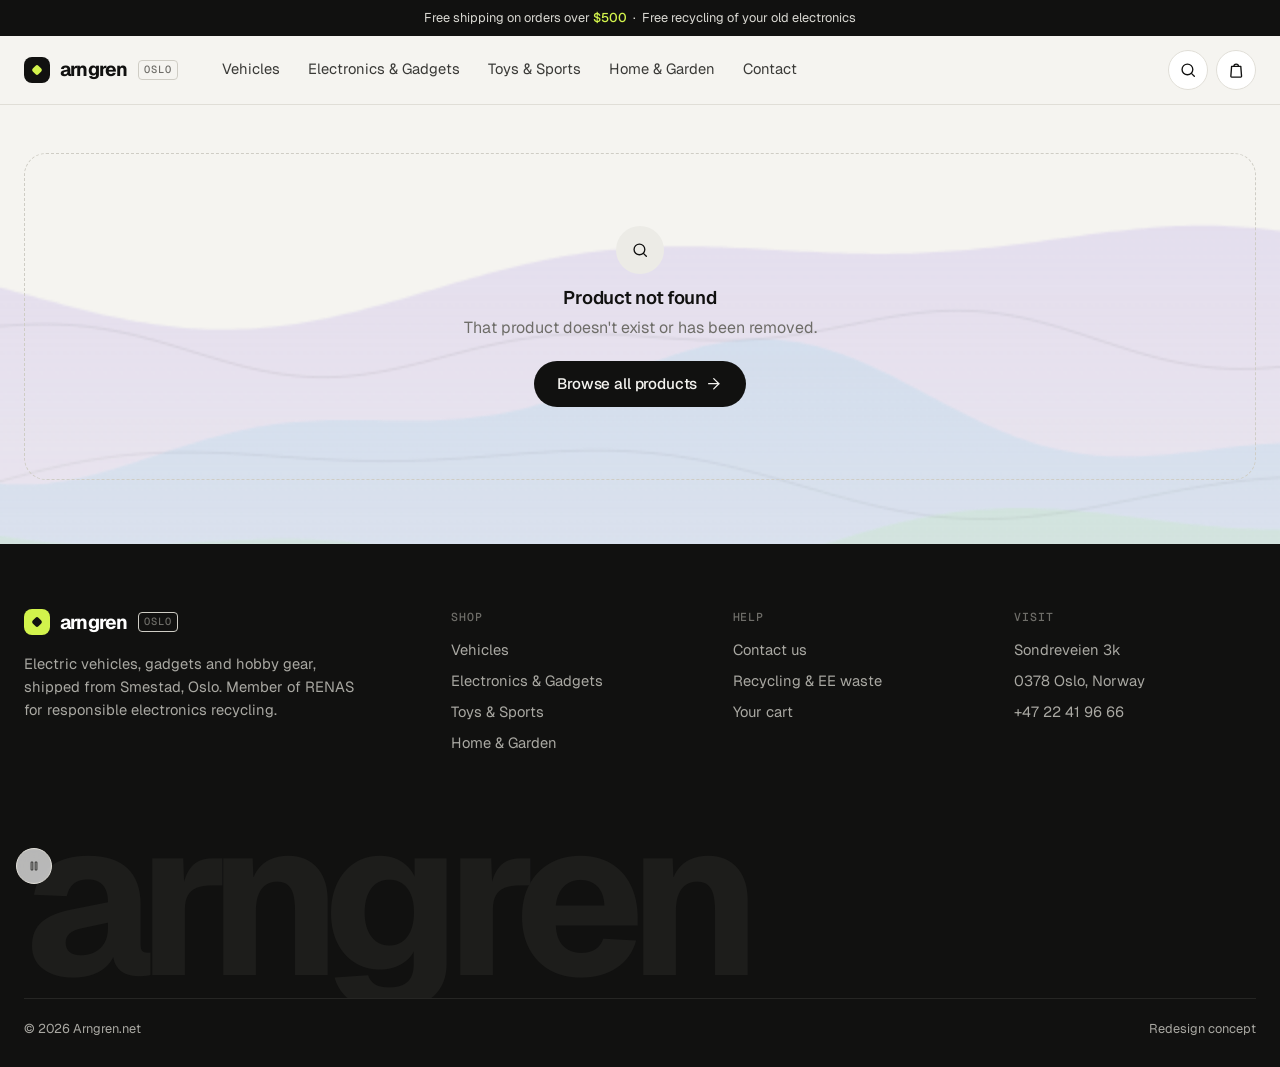
<file: product.html>
<!DOCTYPE html>
<html lang="en">
<head>
  <meta charset="UTF-8">
  <meta name="viewport" content="width=device-width, initial-scale=1">
  <title>Product — Arngren</title>
  <meta name="theme-color" content="#f5f4f0">
  <link rel="preconnect" href="https://fonts.googleapis.com">
  <link rel="preconnect" href="https://fonts.gstatic.com" crossorigin>
  <link href="https://fonts.googleapis.com/css2?family=Geist:wght@400;500;600;700&family=Geist+Mono:wght@400;500;600&display=swap" rel="stylesheet">
  <link href="assets/styles.css" rel="stylesheet">
</head>
<body>
  <div id="site-header"></div>

  <main class="wrap">
    <nav id="breadcrumbs" class="crumbs" aria-label="Breadcrumb"></nav>

    <article id="product" class="pdp">
      <figure class="pdp-media">
        <img id="product-image" src="" alt="">
      </figure>

      <div class="pdp-info">
        <span id="product-category" class="label"></span>
        <h1 id="product-name" class="h1">Loading…</h1>
        <p id="product-description" class="lead"></p>

        <p id="product-price" class="pdp-price" style="margin-top:24px"></p>

        <div class="pdp-buy">
          <div class="qty">
            <button type="button" data-step="-1" aria-label="Decrease quantity"><i data-icon="minus"></i></button>
            <input id="qty-input" type="number" value="1" min="1" max="99" aria-label="Quantity">
            <button type="button" data-step="1" aria-label="Increase quantity"><i data-icon="plus"></i></button>
          </div>
          <button id="buy-button" type="button" class="btn btn-ink"><i data-icon="bag"></i>Add to cart</button>
        </div>

        <div class="pdp-notes">
          <div><i data-icon="truck"></i><span id="shipping-note">Free shipping on orders over $500</span></div>
          <div><i data-icon="recycle"></i><span>Free take-back of your old electronics</span></div>
        </div>

        <section class="pdp-section">
          <span class="label">Key features</span>
          <ul id="product-features" class="spec-list"></ul>
        </section>

        <section class="pdp-section">
          <span class="label">Why buy this</span>
          <p id="product-usage"></p>
        </section>
      </div>
    </article>

    <section id="related" class="section" hidden>
      <hr class="rule" style="margin-bottom:56px">
      <div class="section-head">
        <div>
          <span class="label">More like this</span>
          <h2 class="h2">You might also like</h2>
        </div>
        <a id="related-link" href="#" class="btn btn-line btn-sm">See all <i data-icon="arrow-right"></i></a>
      </div>
      <div id="related-grid" class="product-grid"></div>
    </section>
  </main>

  <div id="site-footer"></div>

  <script src="products.js"></script>
  <script src="assets/site.js"></script>
  <script src="product.js"></script>
</body>
</html>
</file>
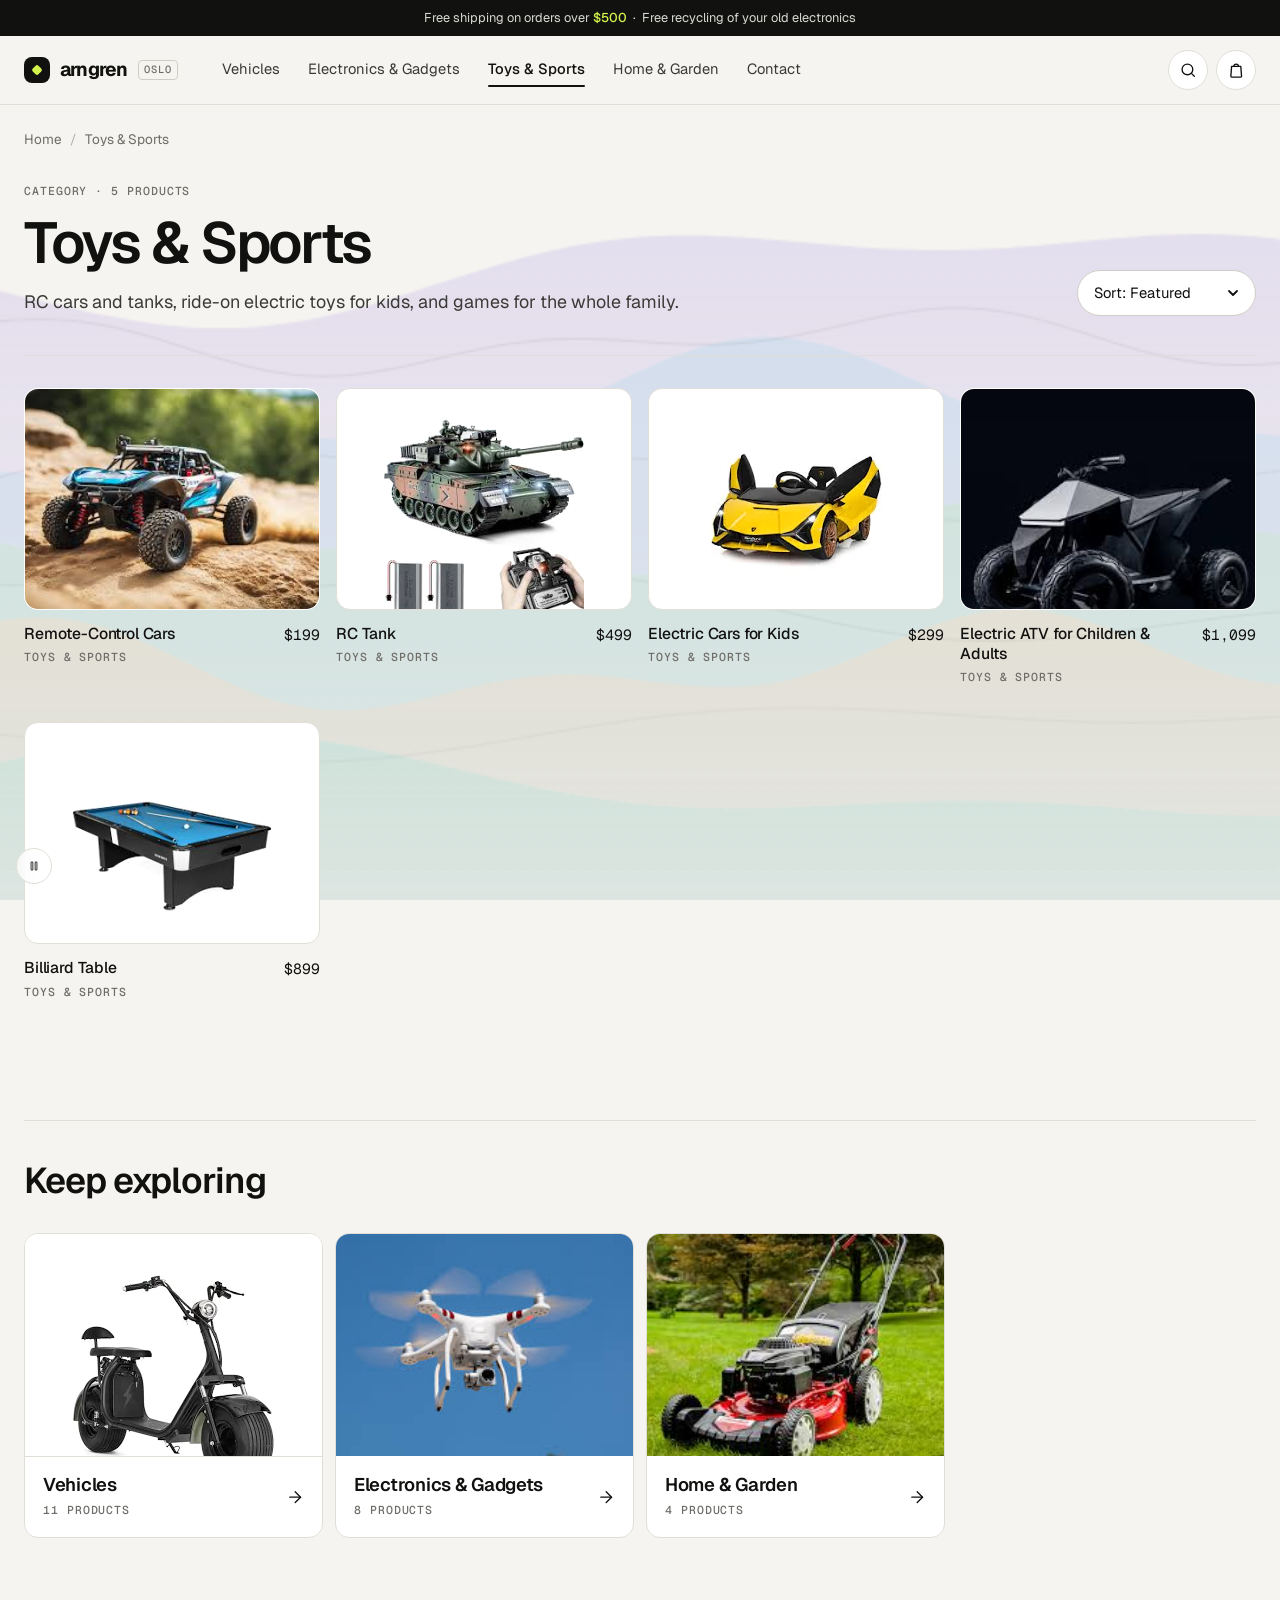
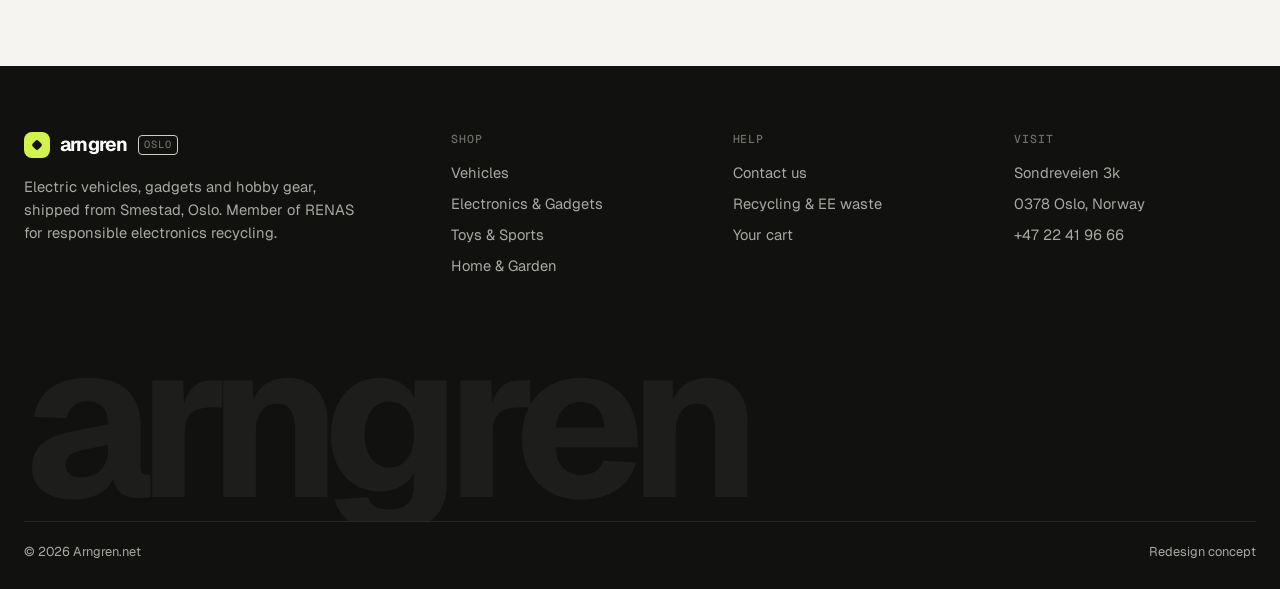
<file: toys_sports.html>
<!DOCTYPE html>
<html lang="en">
<head>
  <meta charset="UTF-8">
  <meta name="viewport" content="width=device-width, initial-scale=1">
  <title>Toys &amp; Sports — Arngren</title>
  <meta name="theme-color" content="#f5f4f0">
  <link rel="preconnect" href="https://fonts.googleapis.com">
  <link rel="preconnect" href="https://fonts.gstatic.com" crossorigin>
  <link href="https://fonts.googleapis.com/css2?family=Geist:wght@400;500;600;700&family=Geist+Mono:wght@400;500;600&display=swap" rel="stylesheet">
  <link href="assets/styles.css" rel="stylesheet">
</head>
<body>
  <div id="site-header"></div>

  <main id="category-main"></main>

  <div id="site-footer"></div>

  <script src="products.js"></script>
  <script src="assets/site.js"></script>
  <script>renderCategoryPage('toys_sports');</script>
</body>
</html>
</file>
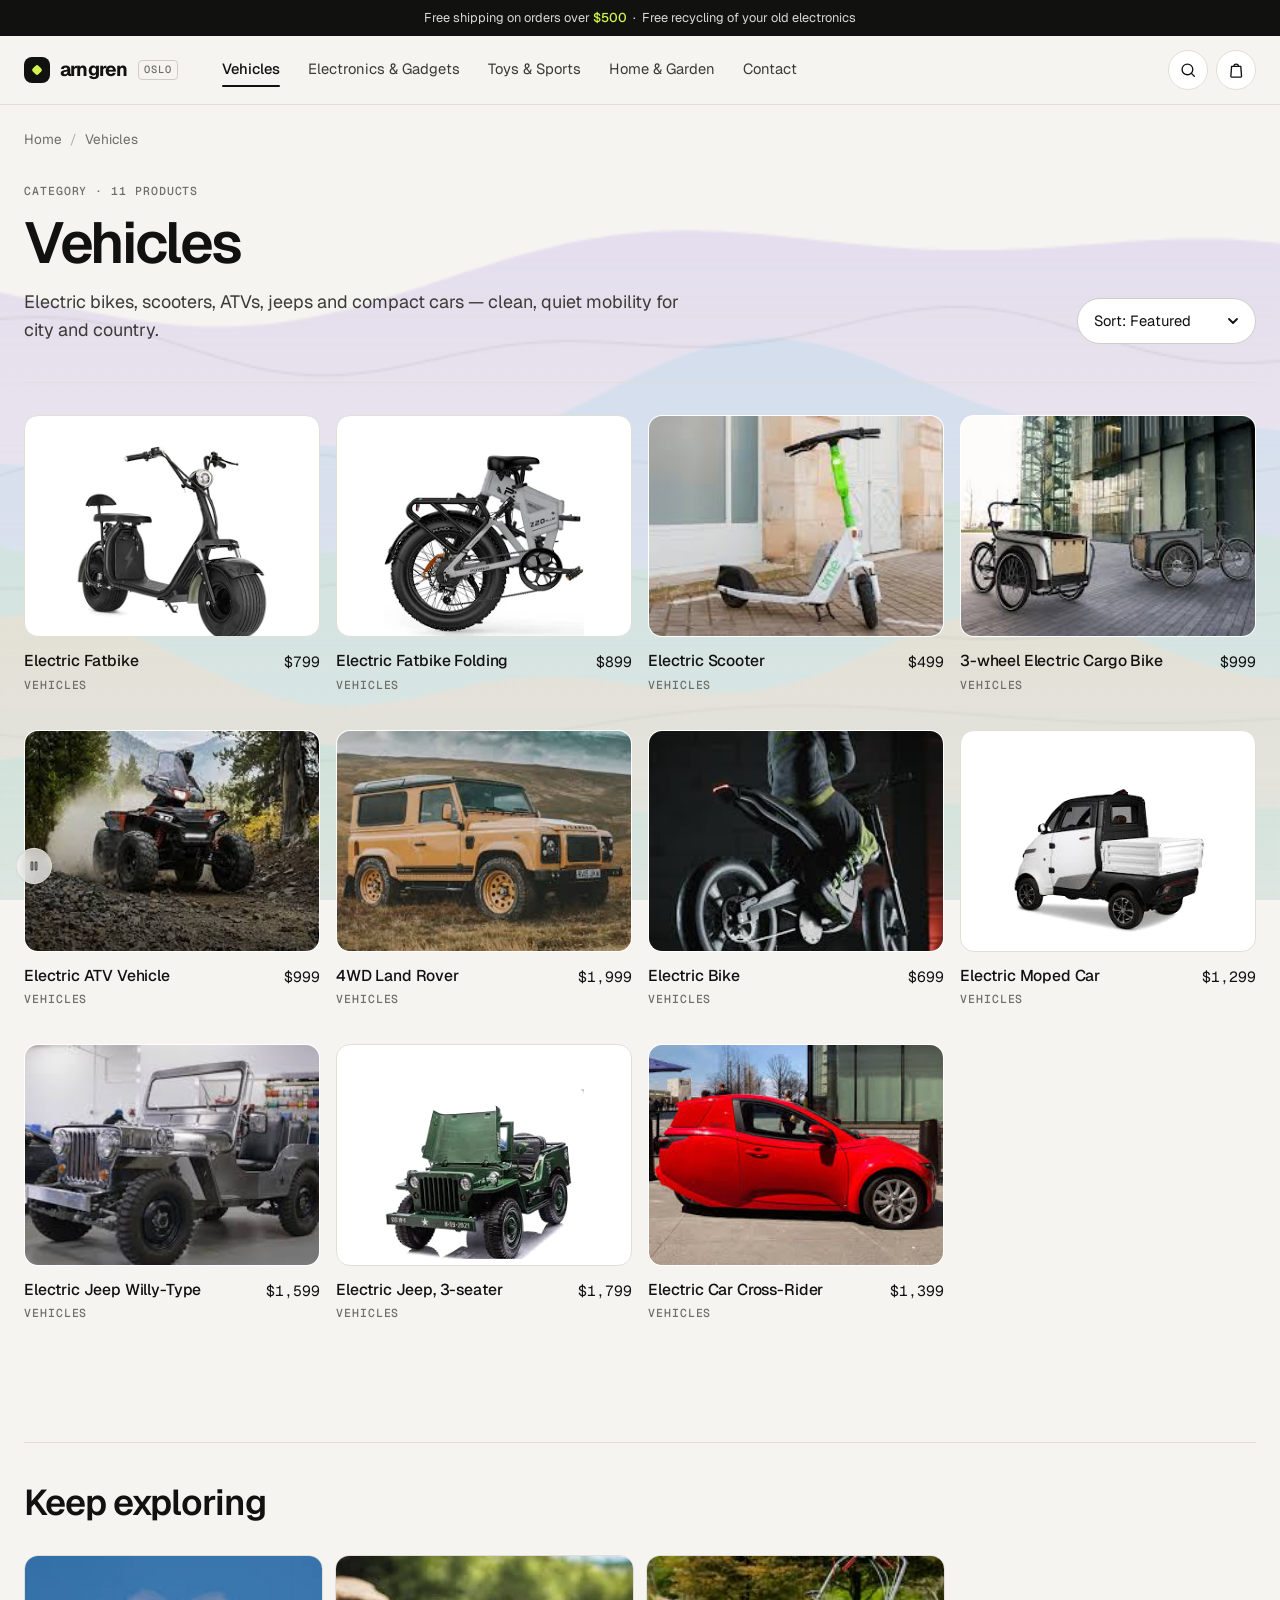
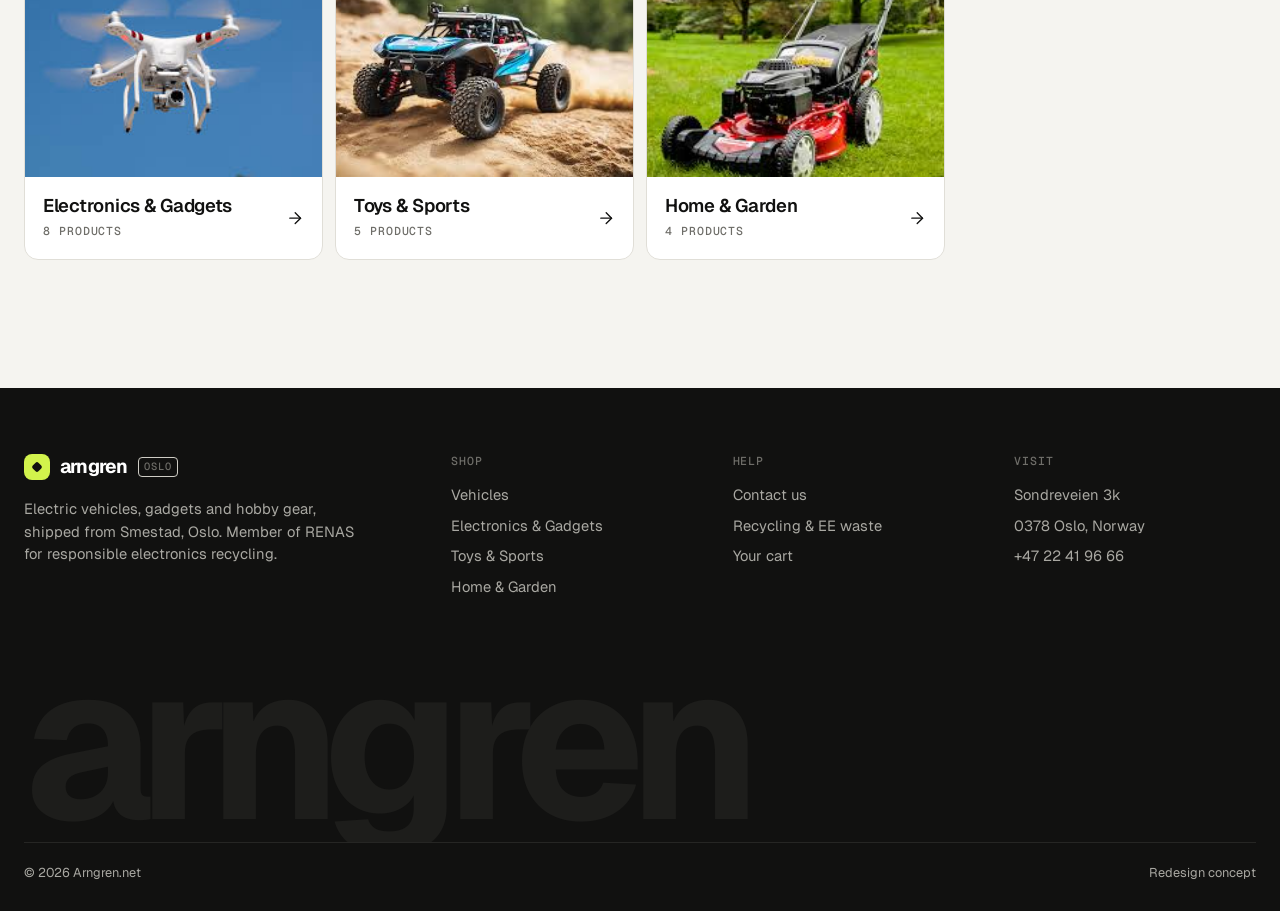
<file: vehicles.html>
<!DOCTYPE html>
<html lang="en">
<head>
  <meta charset="UTF-8">
  <meta name="viewport" content="width=device-width, initial-scale=1">
  <title>Vehicles — Arngren</title>
  <meta name="theme-color" content="#f5f4f0">
  <link rel="preconnect" href="https://fonts.googleapis.com">
  <link rel="preconnect" href="https://fonts.gstatic.com" crossorigin>
  <link href="https://fonts.googleapis.com/css2?family=Geist:wght@400;500;600;700&family=Geist+Mono:wght@400;500;600&display=swap" rel="stylesheet">
  <link href="assets/styles.css" rel="stylesheet">
</head>
<body>
  <div id="site-header"></div>

  <main id="category-main"></main>

  <div id="site-footer"></div>

  <script src="products.js"></script>
  <script src="assets/site.js"></script>
  <script>renderCategoryPage('vehicles');</script>
</body>
</html>
</file>
<file: assets/styles.css>
/* styles.css — Arngren design system
   Warm paper, ink type, one volt accent. No gradients, no drop shadows:
   structure comes from spacing, type and hairlines. */

:root {
  --paper: #f5f4f0;
  --surface: #ffffff;
  --tile: #ecebe6;
  --ink: #111110;
  --ink-2: #3a3a37;
  --muted: #6e6d68;
  --line: #e0ded7;
  --line-strong: #cfcdc5;
  --volt: #d2f34c;
  --volt-ink: #1b2400;
  --danger: #c2410c;
  --ok: #3f6212;

  --font: "Geist", ui-sans-serif, system-ui, -apple-system, "Segoe UI", Roboto, sans-serif;
  --mono: "Geist Mono", ui-monospace, "SFMono-Regular", Menlo, Consolas, monospace;

  --r-sm: 8px;
  --r: 14px;
  --r-lg: 22px;
  --wrap: 1280px;
  --gutter: 24px;
  --ease: cubic-bezier(.2, .7, .2, 1);
}

*, *::before, *::after { box-sizing: border-box; }
[hidden] { display: none !important; }

html { -webkit-text-size-adjust: 100%; scroll-behavior: smooth; }

body {
  margin: 0;
  min-height: 100vh;
  display: flex;
  flex-direction: column;
  background: var(--paper);
  color: var(--ink);
  font-family: var(--font);
  font-size: 16px;
  line-height: 1.55;
  -webkit-font-smoothing: antialiased;
  text-rendering: optimizeLegibility;
}

h1, h2, h3, h4, p, ul, ol, figure { margin: 0; }
ul, ol { padding: 0; list-style: none; }
a { color: inherit; text-decoration: none; }
img { display: block; max-width: 100%; }
button, input, select, textarea { font: inherit; color: inherit; }
button { cursor: pointer; }

::selection { background: var(--volt); color: var(--volt-ink); }

:focus-visible { outline: 2px solid var(--ink); outline-offset: 3px; border-radius: 4px; }

main { flex: 1; width: 100%; }

.wrap { width: 100%; max-width: var(--wrap); margin: 0 auto; padding: 0 var(--gutter); }

.icon { width: 1.15em; height: 1.15em; flex: none; stroke: currentColor; fill: none; stroke-width: 1.75; stroke-linecap: round; stroke-linejoin: round; }

.visually-hidden { position: absolute !important; width: 1px; height: 1px; overflow: hidden; clip: rect(0 0 0 0); white-space: nowrap; }

/* ---------- Type ---------- */

.display {
  font-size: clamp(2.6rem, 6.2vw, 5.4rem);
  line-height: 0.98;
  letter-spacing: -0.045em;
  font-weight: 600;
}
.h1 { font-size: clamp(2.2rem, 4.6vw, 3.6rem); line-height: 1.02; letter-spacing: -0.04em; font-weight: 600; }
.h2 { font-size: clamp(1.6rem, 2.8vw, 2.25rem); line-height: 1.1; letter-spacing: -0.03em; font-weight: 600; }
.h3 { font-size: 1.15rem; line-height: 1.3; letter-spacing: -0.015em; font-weight: 600; }
.lead { font-size: clamp(1.05rem, 1.4vw, 1.2rem); color: var(--ink-2); max-width: 56ch; }
.muted { color: var(--muted); }
.small { font-size: 0.875rem; }

.label {
  font-family: var(--mono);
  font-size: 0.72rem;
  font-weight: 500;
  letter-spacing: 0.08em;
  text-transform: uppercase;
  color: var(--muted);
}
.mono { font-family: var(--mono); font-feature-settings: "tnum"; }

.text-link { text-decoration: underline; text-decoration-color: var(--line-strong); text-underline-offset: 3px; transition: text-decoration-color .2s; }
.text-link:hover { text-decoration-color: var(--ink); }

/* ---------- Buttons ---------- */

.btn {
  display: inline-flex;
  align-items: center;
  justify-content: center;
  gap: 8px;
  height: 46px;
  padding: 0 22px;
  border-radius: 999px;
  border: 1px solid transparent;
  font-size: 0.95rem;
  font-weight: 500;
  letter-spacing: -0.01em;
  white-space: nowrap;
  transition: background .2s var(--ease), color .2s var(--ease), border-color .2s var(--ease), transform .2s var(--ease);
}
.btn:active { transform: scale(0.98); }
.btn .icon { transition: transform .25s var(--ease); }
.btn:hover .icon-arrow { transform: translateX(3px); }

.btn-ink { background: var(--ink); color: var(--paper); }
.btn-ink:hover { background: #2b2b29; }
.btn-volt { background: var(--volt); color: var(--volt-ink); }
.btn-volt:hover { background: #c4e83a; }
.btn-line { border-color: var(--line-strong); background: transparent; }
.btn-line:hover { border-color: var(--ink); }
.btn-ghost-light { border-color: rgba(255,255,255,.35); color: #fff; }
.btn-ghost-light:hover { border-color: #fff; }
.btn-block { width: 100%; }
.btn-sm { height: 36px; padding: 0 14px; font-size: 0.875rem; }

.icon-btn {
  display: inline-grid;
  place-items: center;
  width: 40px;
  height: 40px;
  border-radius: 999px;
  border: 1px solid var(--line);
  background: var(--surface);
  transition: background .2s, border-color .2s, color .2s;
}
.icon-btn:hover { border-color: var(--ink); }

/* ---------- Announcement + header ---------- */

.announce {
  background: var(--ink);
  color: #d9d8d2;
  font-size: 0.8rem;
  text-align: center;
  padding: 8px var(--gutter);
}
.announce strong { color: var(--volt); font-weight: 500; }

.site-header {
  position: sticky;
  top: 0;
  z-index: 50;
  background: rgba(245, 244, 240, 0.86);
  backdrop-filter: saturate(1.4) blur(14px);
  -webkit-backdrop-filter: saturate(1.4) blur(14px);
  border-bottom: 1px solid var(--line);
}
.header-inner { display: flex; align-items: center; gap: 32px; height: 68px; }

.logo { display: inline-flex; align-items: center; gap: 10px; font-weight: 700; font-size: 1.2rem; letter-spacing: -0.04em; }
.logo-mark { width: 26px; height: 26px; border-radius: 8px; background: var(--ink); display: grid; place-items: center; }
.logo-mark::after { content: ""; width: 8px; height: 8px; border-radius: 2px; background: var(--volt); transform: rotate(45deg); }
.logo-tag { font-family: var(--mono); font-size: 0.65rem; font-weight: 500; letter-spacing: 0.1em; color: var(--muted); border: 1px solid var(--line-strong); border-radius: 4px; padding: 1px 5px; }

.main-nav { display: flex; align-items: center; gap: 4px; flex: 1; }
.nav-link { position: relative; padding: 8px 12px; font-size: 0.92rem; color: var(--ink-2); border-radius: 999px; transition: color .2s, background .2s; }
.nav-link:hover { color: var(--ink); background: rgba(17,17,16,.05); }
.nav-link.active { color: var(--ink); font-weight: 500; }
.nav-link.active::after { content: ""; position: absolute; left: 12px; right: 12px; bottom: 2px; height: 2px; border-radius: 2px; background: var(--ink); }

.header-actions { display: flex; align-items: center; gap: 8px; margin-left: auto; }
.cart-btn { position: relative; }
.cart-badge {
  position: absolute;
  top: -4px;
  right: -4px;
  min-width: 19px;
  height: 19px;
  padding: 0 5px;
  border-radius: 999px;
  background: var(--volt);
  color: var(--volt-ink);
  border: 2px solid var(--paper);
  font-family: var(--mono);
  font-size: 0.66rem;
  font-weight: 600;
  display: grid;
  place-items: center;
  line-height: 1;
}
.menu-toggle { display: none; }

@media (max-width: 960px) {
  .header-inner { gap: 12px; }
  .menu-toggle { display: inline-grid; }
  .main-nav {
    position: absolute;
    top: 100%;
    left: 0;
    right: 0;
    flex-direction: column;
    align-items: stretch;
    gap: 0;
    padding: 8px var(--gutter) 20px;
    background: var(--paper);
    border-bottom: 1px solid var(--line);
    display: none;
  }
  .main-nav.open { display: flex; }
  .nav-link { padding: 14px 0; font-size: 1.15rem; border-radius: 0; border-bottom: 1px solid var(--line); }
  .nav-link:hover { background: none; }
  .nav-link.active::after { display: none; }
}

/* ---------- Sections ---------- */

.section { padding: clamp(56px, 8vw, 104px) 0; }
.section-tight { padding: clamp(40px, 5vw, 64px) 0; }
.section-head { display: flex; align-items: end; justify-content: space-between; gap: 24px; margin-bottom: 32px; flex-wrap: wrap; }
.section-head .label { margin-bottom: 10px; display: block; }
.rule { border: 0; border-top: 1px solid var(--line); margin: 0; }

/* ---------- Hero ---------- */

.hero { padding: clamp(32px, 5vw, 64px) 0 clamp(40px, 6vw, 80px); }
.hero-grid { display: grid; grid-template-columns: minmax(0, 1.05fr) minmax(0, 1fr); gap: clamp(28px, 4vw, 64px); align-items: stretch; }
.hero-copy { display: flex; flex-direction: column; justify-content: space-between; gap: 40px; padding-top: 12px; }
.hero-eyebrow { display: inline-flex; align-items: center; gap: 8px; margin-bottom: 24px; }
.hero-eyebrow::before { content: ""; width: 8px; height: 8px; border-radius: 50%; background: var(--volt); box-shadow: 0 0 0 3px rgba(210,243,76,.35); }
.hero-copy .lead { margin-top: 24px; }
.hero-actions { display: flex; gap: 10px; flex-wrap: wrap; margin-top: 32px; }
.hero-stats { display: grid; grid-template-columns: repeat(3, 1fr); border-top: 1px solid var(--line); }
.hero-stats div { padding: 18px 16px 0 0; }
.hero-stats div + div { padding-left: 16px; border-left: 1px solid var(--line); }
.hero-stats strong { display: block; font-size: 1.6rem; font-weight: 600; letter-spacing: -0.03em; }

.hero-media { position: relative; border-radius: var(--r-lg); overflow: hidden; min-height: 460px; background: var(--ink); }
.hero-media img { position: absolute; inset: 0; width: 100%; height: 100%; object-fit: cover; }
.hero-media::after { content: ""; position: absolute; inset: 0; background: linear-gradient(to top, rgba(10,10,9,.72), rgba(10,10,9,0) 55%); }
.hero-media figcaption { position: absolute; left: 20px; right: 20px; bottom: 20px; z-index: 1; color: #fff; display: flex; align-items: end; justify-content: space-between; gap: 16px; }
.hero-media figcaption .label { color: rgba(255,255,255,.7); }
.hero-media figcaption p { font-size: 1.1rem; font-weight: 500; letter-spacing: -0.02em; margin-top: 4px; }

@media (max-width: 900px) {
  .hero-grid { grid-template-columns: 1fr; }
  .hero-media { min-height: 0; aspect-ratio: 4 / 3; }
}

/* ---------- Value props ---------- */

.props { display: grid; grid-template-columns: repeat(3, 1fr); border-top: 1px solid var(--line); border-bottom: 1px solid var(--line); }
.prop { display: flex; gap: 14px; padding: 24px 24px 24px 0; }
.prop + .prop { padding-left: 24px; border-left: 1px solid var(--line); }
.prop .icon { width: 22px; height: 22px; margin-top: 2px; }
.prop h3 { font-size: 0.98rem; font-weight: 600; letter-spacing: -0.01em; }
.prop p { font-size: 0.88rem; color: var(--muted); }
@media (max-width: 760px) {
  .props { grid-template-columns: 1fr; }
  .prop, .prop + .prop { padding: 18px 0; border-left: 0; }
  .prop + .prop { border-top: 1px solid var(--line); }
}

/* ---------- Category tiles ---------- */

.cat-grid { display: grid; grid-template-columns: repeat(4, 1fr); gap: 12px; }
.cat-tile {
  position: relative;
  display: flex;
  flex-direction: column;
  border-radius: var(--r);
  background: var(--surface);
  border: 1px solid var(--line);
  overflow: hidden;
  transition: border-color .25s var(--ease);
}
.cat-tile:hover { border-color: var(--ink); }
.cat-tile .media { aspect-ratio: 4 / 3; overflow: hidden; background: var(--surface); border-bottom: 1px solid var(--line); display: grid; place-items: center; padding: 14%; }
.cat-tile .media img { max-height: 100%; object-fit: contain; mix-blend-mode: multiply; transition: transform .5s var(--ease); }
.cat-tile:hover .media img { transform: scale(1.05); }
.cat-tile .body { display: flex; align-items: center; justify-content: space-between; gap: 12px; padding: 16px 18px; }
.cat-tile .body .icon { transition: transform .25s var(--ease); }
.cat-tile:hover .body .icon { transform: translateX(3px); }
@media (max-width: 960px) { .cat-grid { grid-template-columns: repeat(2, 1fr); } }

/* ---------- Toolbar, search, chips ---------- */

.toolbar { display: flex; align-items: center; justify-content: space-between; gap: 12px; flex-wrap: wrap; margin-bottom: 20px; }
.search {
  position: relative;
  flex: 1 1 280px;
  max-width: 420px;
}
.search .icon { position: absolute; left: 16px; top: 50%; transform: translateY(-50%); color: var(--muted); }
.search input {
  width: 100%;
  height: 46px;
  padding: 0 16px 0 44px;
  border-radius: 999px;
  border: 1px solid var(--line-strong);
  background: var(--surface);
  transition: border-color .2s;
}
.search input:focus { outline: none; border-color: var(--ink); }
.search input::-webkit-search-cancel-button { cursor: pointer; }

.select {
  appearance: none;
  -webkit-appearance: none;
  height: 46px;
  padding: 0 40px 0 16px;
  border-radius: 999px;
  border: 1px solid var(--line-strong);
  background: var(--surface) url("data:image/svg+xml,%3Csvg xmlns='http://www.w3.org/2000/svg' width='12' height='12' fill='none' stroke='%23111110' stroke-width='1.8' stroke-linecap='round' stroke-linejoin='round'%3E%3Cpath d='m2 4 4 4 4-4'/%3E%3C/svg%3E") no-repeat right 16px center;
  font-size: 0.92rem;
}
.select:focus { outline: none; border-color: var(--ink); }

.chips { display: flex; gap: 6px; flex-wrap: wrap; margin-bottom: 28px; }
.chip {
  height: 36px;
  padding: 0 14px;
  border-radius: 999px;
  border: 1px solid var(--line-strong);
  background: transparent;
  font-size: 0.875rem;
  transition: background .2s, color .2s, border-color .2s;
}
.chip:hover { border-color: var(--ink); }
.chip.active { background: var(--ink); color: var(--paper); border-color: var(--ink); }
.chip .count { font-family: var(--mono); font-size: 0.72rem; opacity: .6; margin-left: 4px; }

.result-meta { margin-bottom: 16px; }

/* ---------- Product cards ---------- */

.product-grid { display: grid; grid-template-columns: repeat(4, minmax(0, 1fr)); gap: 36px 16px; }
@media (max-width: 900px) { .product-grid { grid-template-columns: repeat(2, minmax(0, 1fr)); gap: 28px 12px; } }

.product-card { position: relative; display: flex; flex-direction: column; gap: 14px; }
.product-card .media {
  position: relative;
  aspect-ratio: 4 / 3;
  border-radius: var(--r);
  background: var(--surface);
  border: 1px solid var(--line);
  display: grid;
  place-items: center;
  padding: 10% 16%;
  overflow: hidden;
}
.product-card .media img { max-height: 100%; object-fit: contain; mix-blend-mode: multiply; transition: transform .5s var(--ease); }
.product-card:hover .media img { transform: scale(1.05); }

.quick-add {
  position: absolute;
  right: 10px;
  bottom: 10px;
  display: inline-flex;
  align-items: center;
  gap: 6px;
  height: 36px;
  padding: 0 14px 0 11px;
  border: 0;
  border-radius: 999px;
  background: var(--ink);
  color: var(--paper);
  font-size: 0.82rem;
  font-weight: 500;
  opacity: 0;
  transform: translateY(6px);
  z-index: 2;
  transition: opacity .25s var(--ease), transform .25s var(--ease), background .2s;
}
.quick-add:hover { background: #2b2b29; }
.product-card:hover .quick-add, .quick-add:focus-visible { opacity: 1; transform: none; }
@media (hover: none) { .quick-add { opacity: 1; transform: none; } }

.product-card .info { display: flex; justify-content: space-between; align-items: start; gap: 12px; }
.product-card .name { font-size: 0.98rem; font-weight: 500; line-height: 1.3; letter-spacing: -0.01em; }
.product-card .name a::after { content: ""; position: absolute; inset: 0; z-index: 1; }
.product-card .price { font-family: var(--mono); font-size: 0.92rem; font-feature-settings: "tnum"; white-space: nowrap; }
.product-card .label { margin-top: 4px; display: block; }

.empty { text-align: center; padding: 72px 24px; border: 1px dashed var(--line-strong); border-radius: var(--r-lg); }
.empty .h3 { margin: 12px 0 6px; }
.empty .btn { margin-top: 20px; }
.empty-icon { width: 48px; height: 48px; margin: 0 auto; border-radius: 50%; background: var(--tile); display: grid; place-items: center; }

/* ---------- Page header (category, cart, contact) ---------- */

.page-head { padding: clamp(36px, 5vw, 64px) 0 clamp(28px, 3vw, 40px); border-bottom: 1px solid var(--line); margin-bottom: 32px; }
.page-head .label { display: block; margin-bottom: 14px; }
.page-head .lead { margin-top: 16px; }
.page-head-row { display: flex; justify-content: space-between; align-items: end; gap: 24px; flex-wrap: wrap; }

.crumbs { display: flex; gap: 8px; flex-wrap: wrap; font-size: 0.85rem; color: var(--muted); padding: 24px 0; }
.crumbs a:hover { color: var(--ink); }
.crumbs span[aria-hidden] { opacity: .5; }

/* ---------- Product detail ---------- */

.pdp { display: grid; grid-template-columns: minmax(0, 1.15fr) minmax(0, 1fr); gap: clamp(28px, 5vw, 72px); align-items: start; padding-bottom: 24px; }
.pdp-media { position: sticky; top: 92px; aspect-ratio: 1 / 1; border-radius: var(--r-lg); background: var(--surface); border: 1px solid var(--line); display: grid; place-items: center; padding: 12%; }
.pdp-media img { max-height: 100%; max-width: min(100%, 440px); width: 100%; object-fit: contain; mix-blend-mode: multiply; }
.pdp-info .h1 { margin: 12px 0 16px; }
.pdp-price { font-family: var(--mono); font-size: 1.6rem; font-feature-settings: "tnum"; letter-spacing: -0.02em; }
.pdp-buy { display: flex; gap: 10px; margin: 28px 0 14px; }
.pdp-buy .btn { flex: 1; height: 52px; }
.pdp-notes { display: grid; gap: 8px; font-size: 0.875rem; color: var(--muted); }
.pdp-notes div { display: flex; align-items: center; gap: 10px; }
.pdp-section { border-top: 1px solid var(--line); padding: 22px 0; }
.pdp-section:first-of-type { margin-top: 32px; }
.pdp-section .label { margin-bottom: 12px; display: block; }
.spec-list li { display: flex; gap: 12px; padding: 10px 0; border-bottom: 1px solid var(--line); font-size: 0.95rem; }
.spec-list li:last-child { border-bottom: 0; }
.spec-list .icon { color: var(--ok); margin-top: 3px; }

@media (max-width: 860px) {
  .pdp { grid-template-columns: 1fr; }
  .pdp-media { position: static; }
}

.qty {
  display: inline-flex;
  align-items: center;
  height: 52px;
  border: 1px solid var(--line-strong);
  border-radius: 999px;
  background: var(--surface);
}
.qty button { width: 40px; height: 100%; border: 0; background: none; display: grid; place-items: center; border-radius: 999px; color: var(--ink-2); }
.qty button:hover { color: var(--ink); }
.qty input { width: 34px; border: 0; background: none; text-align: center; font-family: var(--mono); -moz-appearance: textfield; appearance: textfield; }
.qty input:focus { outline: none; }
.qty input::-webkit-outer-spin-button, .qty input::-webkit-inner-spin-button { -webkit-appearance: none; margin: 0; }
.qty-sm { height: 36px; }
.qty-sm button { width: 32px; }

/* ---------- Cart ---------- */

.cart-layout { display: grid; grid-template-columns: minmax(0, 1fr) 380px; gap: clamp(24px, 4vw, 56px); align-items: start; }
.cart-lines { border-top: 1px solid var(--line); }
.cart-line { display: grid; grid-template-columns: 104px minmax(0, 1fr) auto; gap: 20px; padding: 20px 0; border-bottom: 1px solid var(--line); align-items: start; }
.cart-line .thumb { aspect-ratio: 1 / 1; border-radius: var(--r-sm); background: var(--surface); border: 1px solid var(--line); overflow: hidden; display: grid; place-items: center; padding: 12%; }
.cart-line .thumb img { max-height: 100%; object-fit: contain; mix-blend-mode: multiply; }
.cart-line .name { font-weight: 500; letter-spacing: -0.01em; }
.cart-line .controls { display: flex; align-items: center; gap: 14px; margin-top: 14px; }
.cart-line .line-total { font-family: var(--mono); font-feature-settings: "tnum"; text-align: right; }
.remove-btn { display: inline-flex; align-items: center; gap: 6px; border: 0; background: none; padding: 0; font-size: 0.85rem; color: var(--muted); }
.remove-btn:hover { color: var(--danger); }

.summary { position: sticky; top: 92px; background: var(--surface); border: 1px solid var(--line); border-radius: var(--r-lg); padding: 24px; }
.summary .h3 { margin-bottom: 16px; }
.summary-row { display: flex; justify-content: space-between; gap: 12px; padding: 8px 0; font-size: 0.95rem; }
.summary-row .mono { font-feature-settings: "tnum"; }
.summary-total { border-top: 1px solid var(--line); margin-top: 8px; padding-top: 16px; font-size: 1.15rem; font-weight: 600; }
.ship-meter { margin: 6px 0 12px; }
.ship-meter .bar { height: 4px; border-radius: 4px; background: var(--tile); overflow: hidden; margin-top: 8px; }
.ship-meter .bar span { display: block; height: 100%; background: var(--ink); border-radius: 4px; transition: width .4s var(--ease); }
.summary .btn-ink { margin-top: 16px; height: 52px; }
.summary .clear { display: block; margin: 14px auto 0; border: 0; background: none; font-size: 0.85rem; color: var(--muted); }
.summary .clear:hover { color: var(--danger); }

@media (max-width: 900px) {
  .cart-layout { grid-template-columns: 1fr; }
  .summary { position: static; }
}
@media (max-width: 520px) {
  .cart-line { grid-template-columns: 80px minmax(0, 1fr); }
  .cart-line .line-total { grid-column: 2; text-align: left; }
}

/* ---------- Contact ---------- */

.contact-grid { display: grid; grid-template-columns: minmax(0, 1.2fr) minmax(0, 1fr); gap: clamp(28px, 5vw, 72px); align-items: start; }
@media (max-width: 900px) { .contact-grid { grid-template-columns: 1fr; } }

.form { display: grid; gap: 18px; }
.form-row { display: grid; grid-template-columns: 1fr 1fr; gap: 18px; }
@media (max-width: 600px) { .form-row { grid-template-columns: 1fr; } }
.field label { display: block; font-size: 0.85rem; font-weight: 500; margin-bottom: 6px; }
.field input, .field textarea, .field select {
  width: 100%;
  padding: 12px 14px;
  border-radius: var(--r-sm);
  border: 1px solid var(--line-strong);
  background: var(--surface);
  transition: border-color .2s, box-shadow .2s;
}
.field select { appearance: none; -webkit-appearance: none; background: var(--surface) url("data:image/svg+xml,%3Csvg xmlns='http://www.w3.org/2000/svg' width='12' height='12' fill='none' stroke='%23111110' stroke-width='1.8' stroke-linecap='round' stroke-linejoin='round'%3E%3Cpath d='m2 4 4 4 4-4'/%3E%3C/svg%3E") no-repeat right 14px center; padding-right: 36px; }
.field textarea { resize: vertical; min-height: 140px; }
.field input:focus, .field textarea:focus, .field select:focus { outline: none; border-color: var(--ink); box-shadow: 0 0 0 3px rgba(17,17,16,.08); }
.field [aria-invalid="true"] { border-color: var(--danger); }
.field .error { color: var(--danger); font-size: 0.82rem; margin-top: 6px; }
.form .btn { justify-self: start; }

.info-list li { display: grid; grid-template-columns: 22px minmax(0, 1fr); gap: 14px; padding: 16px 0; border-bottom: 1px solid var(--line); }
.info-list li:first-child { border-top: 1px solid var(--line); }
.info-list .icon { margin-top: 3px; }
.info-list .label { display: block; margin-bottom: 2px; }

.note-card { margin-top: 28px; border-radius: var(--r-lg); background: var(--ink); color: #d9d8d2; padding: 28px; }
.note-card .label { color: var(--volt); display: block; margin-bottom: 12px; }
.note-card .h3 { color: #fff; margin-bottom: 10px; }
.note-card p + p, .note-card ul { margin-top: 10px; }
.note-card li { position: relative; padding-left: 18px; margin-top: 6px; font-size: 0.95rem; }
.note-card li::before { content: ""; position: absolute; left: 0; top: 0.65em; width: 6px; height: 6px; border-radius: 2px; background: var(--volt); }

/* ---------- Footer ---------- */

.site-footer { margin-top: clamp(40px, 5vw, 72px); background: var(--ink); color: #a9a8a2; }
.footer-top { display: grid; grid-template-columns: 1.6fr repeat(3, 1fr); gap: 40px; padding: 64px 0 48px; }
.site-footer .logo { color: #fff; }
.site-footer .logo-mark { background: var(--volt); }
.site-footer .logo-mark::after { background: var(--ink); }
.footer-top p { margin-top: 16px; max-width: 34ch; font-size: 0.92rem; }
.footer-top h4 { font-family: var(--mono); font-size: 0.72rem; font-weight: 500; letter-spacing: 0.08em; text-transform: uppercase; color: #6f6e69; margin-bottom: 14px; }
.footer-top li { margin-bottom: 8px; font-size: 0.92rem; }
.footer-top a:hover { color: #fff; }
.footer-word { font-size: clamp(4rem, 17vw, 15rem); font-weight: 700; letter-spacing: -0.07em; line-height: 0.8; color: #1d1d1b; user-select: none; overflow: hidden; padding-bottom: 0.06em; }
.footer-bottom { display: flex; justify-content: space-between; gap: 16px; flex-wrap: wrap; padding: 20px 0 28px; border-top: 1px solid #262624; font-size: 0.8rem; }
@media (max-width: 860px) { .footer-top { grid-template-columns: 1fr 1fr; } .footer-top > :first-child { grid-column: 1 / -1; } }

/* ---------- Toast ---------- */

.toast {
  position: fixed;
  left: 50%;
  bottom: 24px;
  z-index: 100;
  display: flex;
  align-items: center;
  gap: 14px;
  max-width: calc(100% - 32px);
  padding: 10px 10px 10px 18px;
  border-radius: 999px;
  background: var(--ink);
  color: var(--paper);
  font-size: 0.9rem;
  transform: translate(-50%, 140%);
  transition: transform .35s var(--ease);
}
.toast.show { transform: translate(-50%, 0); }
.toast .icon { color: var(--volt); }
.toast a { flex: none; background: var(--volt); color: var(--volt-ink); border-radius: 999px; padding: 6px 14px; font-weight: 500; font-size: 0.85rem; }

/* ---------- Reveal ---------- */

.reveal { opacity: 0; transform: translateY(14px); transition: opacity .7s var(--ease), transform .7s var(--ease); }
.reveal.in { opacity: 1; transform: none; }

@media (max-width: 640px) {
  :root { --gutter: 16px; }
}

@media (prefers-reduced-motion: reduce) {
  html { scroll-behavior: auto; }
  *, *::before, *::after { transition-duration: 0s !important; animation: none !important; }
  .reveal { opacity: 1; transform: none; }
}

.cart-line .label { display: block; margin-bottom: 4px; }
.cart-line .name { display: inline-block; margin-bottom: 2px; }

/* Full photos fill their tile; cut-outs stay centred on it */
.media.is-photo, .thumb.is-photo { padding: 0; border-color: transparent; }
.media.is-photo img, .thumb.is-photo img { width: 100%; height: 100%; max-height: none; object-fit: cover; mix-blend-mode: normal; }
.pdp-media.is-photo { padding: 6%; }
.pdp-media.is-photo img { border-radius: var(--r); mix-blend-mode: normal; max-width: 100%; }
/* Some cut-outs sit on #f9f9f9 rather than pure white; lift them to blend with the tile */
:is(.media, .pdp-media, .thumb):not(.is-photo) img { filter: brightness(1.03); }
@media (max-width: 640px) { .announce-extra { display: none; } }

/* ---------- Flowing wave background ---------- */

.bg-waves {
  position: fixed;
  inset: 0;
  z-index: -1;
  width: 100vw;
  height: 100vh;
  pointer-events: none;
}
.wave-toggle {
  position: fixed;
  left: 16px;
  bottom: 16px;
  z-index: 60;
  width: 36px;
  height: 36px;
  background: rgba(255, 255, 255, 0.7);
  backdrop-filter: blur(8px);
  -webkit-backdrop-filter: blur(8px);
  color: var(--ink-2);
}
.wave-toggle .icon { width: 14px; height: 14px; }
</file>
